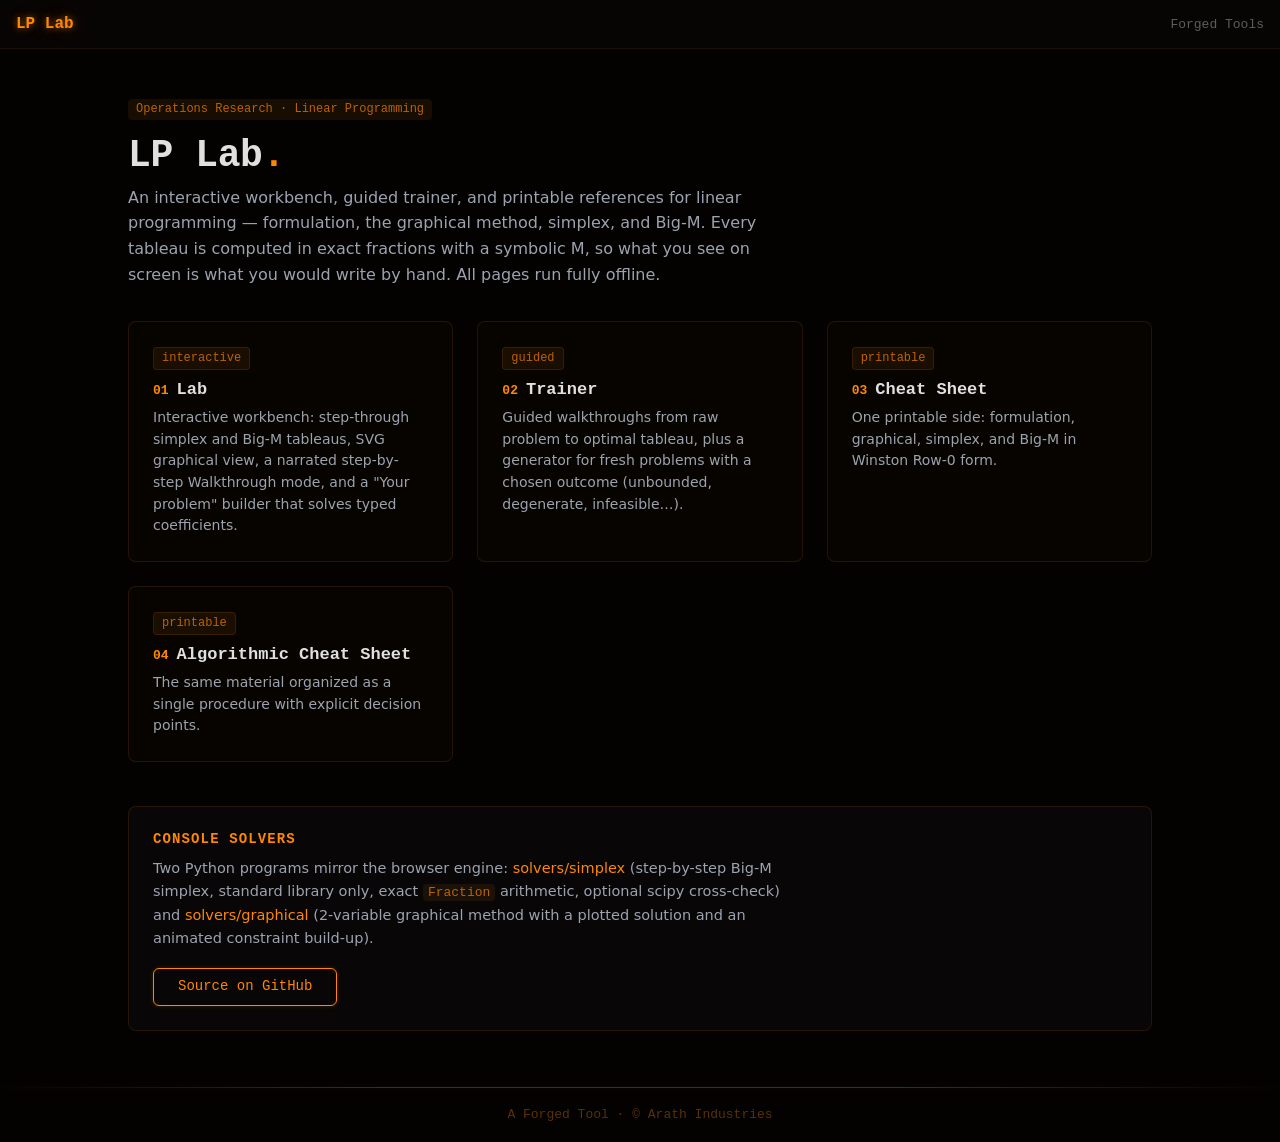
<file: index.html>
<!doctype html>
<html lang="en">
<head>
<meta charset="utf-8">
<meta name="viewport" content="width=device-width,initial-scale=1">
<title>LP Lab — linear programming toolkit</title>
<meta name="description" content="Interactive simplex &amp; Big-M workbench, guided trainer, cheat sheets, and exact-arithmetic console solvers for linear programming.">
<link rel="stylesheet" href="forged.css">
<style>
main.container{width:100%;max-width:var(--fk-container-max);margin:0 auto;padding:48px var(--fk-pad-x) 56px}
h1{font-family:var(--fk-font-mono);font-size:clamp(28px,5vw,38px);margin:14px 0 8px;color:var(--fk-text);letter-spacing:-.01em}
h1 .dot{color:var(--fk-accent)}
p.sub{color:var(--fk-text-dim);max-width:640px;margin:0 0 34px;line-height:1.6}
.grid{display:grid;grid-template-columns:repeat(auto-fit,minmax(260px,1fr));gap:var(--fk-gap)}
a.fk-card{display:block;text-decoration:none;color:inherit;background:var(--fk-card-bg-tint)}
a.fk-card h2{font-family:var(--fk-font-mono);font-size:17px;margin:10px 0 8px;color:var(--fk-text)}
a.fk-card h2 .n{color:var(--fk-accent);margin-right:8px;font-size:13px}
a.fk-card p{margin:0;font-size:14px;color:var(--fk-text-dim);line-height:1.55}
.solvers{margin-top:44px}
.solvers h3{font-family:var(--fk-font-mono);font-size:14px;letter-spacing:.08em;text-transform:uppercase;color:var(--fk-accent);margin:0 0 10px}
.solvers p{font-size:14.5px;color:var(--fk-text-dim);max-width:640px;margin:0 0 18px;line-height:1.6}
.solvers a.plain{color:var(--fk-accent);text-decoration:none}
.solvers a.plain:hover{text-shadow:0 0 8px rgba(var(--fk-accent-rgb),.3)}
code{font-family:var(--fk-font-mono);font-size:13px;background:var(--fk-chip-bg);color:var(--fk-accent-dim);border-radius:var(--fk-radius-sm);padding:1px 5px}
</style>
</head>
<body class="fk-page">

<header class="fk-header">
  <span class="fk-header-title">LP Lab</span>
  <a class="fk-header-link" href="https://www.arath.site/forged/tools">Forged Tools</a>
</header>

<main class="container">
<span class="fk-chip">Operations Research · Linear Programming</span>
<h1>LP Lab<span class="dot">.</span></h1>
<p class="sub">An interactive workbench, guided trainer, and printable references for
linear programming — formulation, the graphical method, simplex, and Big-M.
Every tableau is computed in exact fractions with a symbolic M, so what you
see on screen is what you would write by hand. All pages run fully offline.</p>

<div class="grid">
  <a class="fk-card" href="lab.html">
    <span class="fk-chip fk-chip-preview">interactive</span>
    <h2><span class="n">01</span>Lab</h2>
    <p>Interactive workbench: step-through simplex and Big-M tableaus, SVG
    graphical view, a narrated step-by-step Walkthrough mode, and a
    "Your problem" builder that solves typed coefficients.</p>
  </a>
  <a class="fk-card" href="trainer.html">
    <span class="fk-chip fk-chip-preview">guided</span>
    <h2><span class="n">02</span>Trainer</h2>
    <p>Guided walkthroughs from raw problem to optimal tableau, plus a generator
    for fresh problems with a chosen outcome (unbounded, degenerate, infeasible…).</p>
  </a>
  <a class="fk-card" href="cheatsheet.html">
    <span class="fk-chip fk-chip-preview">printable</span>
    <h2><span class="n">03</span>Cheat Sheet</h2>
    <p>One printable side: formulation, graphical, simplex, and Big-M in
    Winston Row-0 form.</p>
  </a>
  <a class="fk-card" href="cheatsheet_algo.html">
    <span class="fk-chip fk-chip-preview">printable</span>
    <h2><span class="n">04</span>Algorithmic Cheat Sheet</h2>
    <p>The same material organized as a single procedure with explicit
    decision points.</p>
  </a>
</div>

<div class="solvers fk-card">
  <h3>Console solvers</h3>
  <p>Two Python programs mirror the browser engine:
  <a class="plain" href="https://github.com/ArathIndustries/lp-lab/tree/main/solvers/simplex">solvers/simplex</a>
  (step-by-step Big-M simplex, standard library only, exact
  <code>Fraction</code> arithmetic, optional scipy cross-check) and
  <a class="plain" href="https://github.com/ArathIndustries/lp-lab/tree/main/solvers/graphical">solvers/graphical</a>
  (2-variable graphical method with a plotted solution and an animated
  constraint build-up).</p>
  <a class="fk-btn" href="https://github.com/ArathIndustries/lp-lab">Source on GitHub</a>
</div>
</main>

<footer class="fk-footer">
  <a href="https://www.arath.site">A Forged Tool &middot; &copy; Arath Industries</a>
</footer>

</body>
</html>
</file>
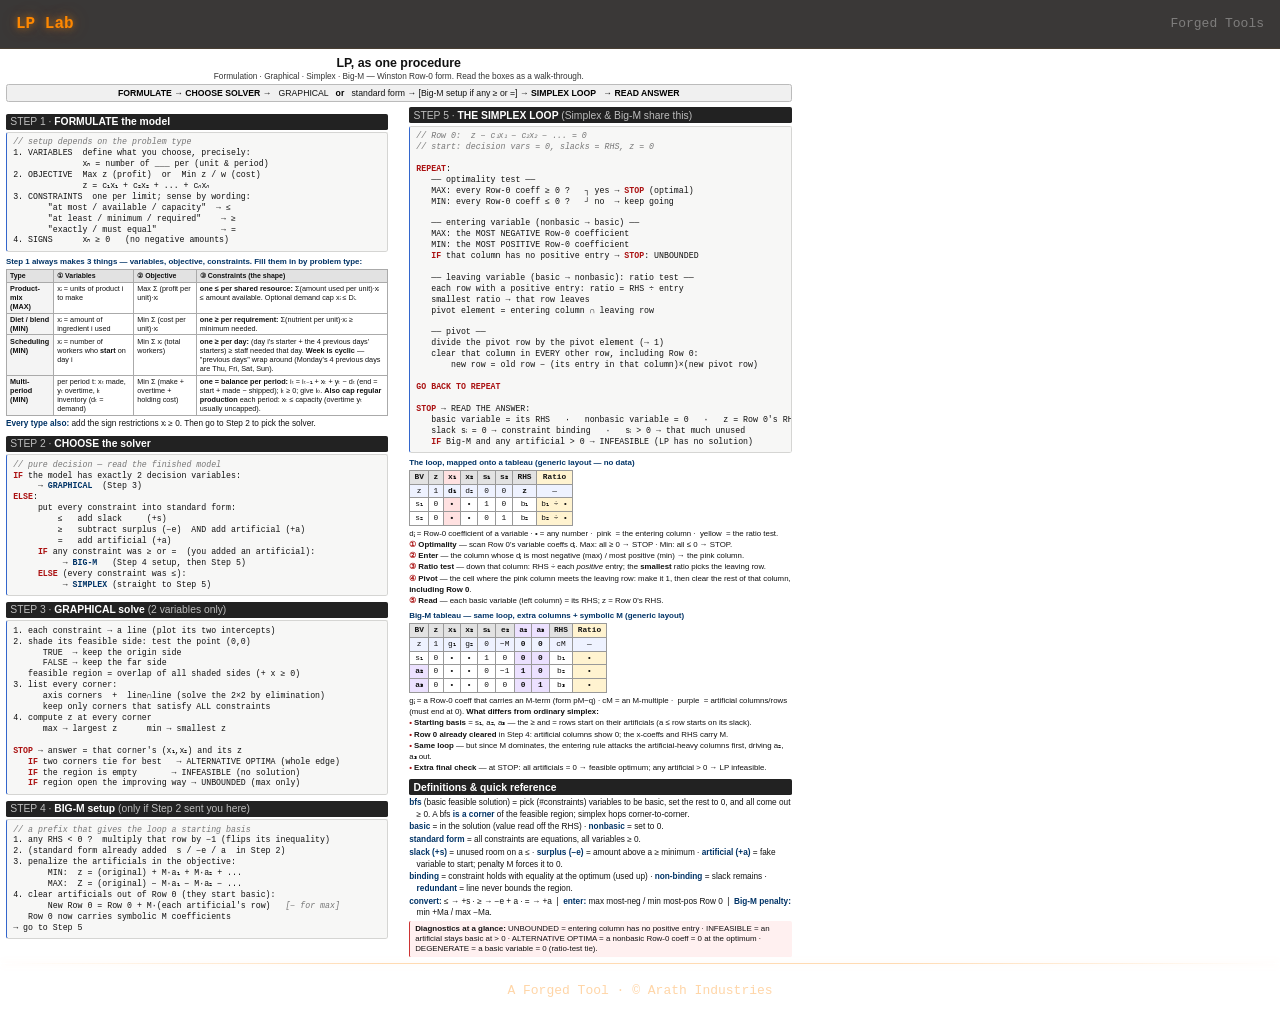
<file: cheatsheet_algo.html>
<!DOCTYPE html>
<html lang="en">
<head>
<meta charset="utf-8">
<meta name="viewport" content="width=device-width, initial-scale=1">
<title>LP — Algorithmic Cheat Sheet (1 side)</title>
<link rel="stylesheet" href="forged.css">
<style>
  @page{ size:letter; margin:0.3in; }
  html,body{ margin:0; padding:0; background:#fff; color:#111; }
  body{ font:11pt/1.3 "Segoe UI",Roboto,Helvetica,Arial,sans-serif; }
  .sheet{ zoom:0.62; width:13.2in; padding:0.1in; column-count:2; column-gap:0.35in; }
  h1{ column-span:all; text-align:center; font-size:15pt; margin:0 0 2px; }
  h1 small{ font-weight:400; font-size:10pt; color:#333; display:block; margin-top:2px; }
  .map{ column-span:all; text-align:center; font-size:10.5pt; background:#f0f0f0;
        border:1px solid #bbb; border-radius:4px; padding:4px 8px; margin:0 0 8px; }
  .map b{ color:#000; }
  h2{ font-size:12.5pt; margin:10px 0 3px; padding:2px 7px; background:#222; color:#fff;
      border-radius:3px; break-after:avoid; }
  h2 .n{ opacity:.7; font-weight:400; }
  pre.algo{ font-family:"SFMono-Regular",Consolas,"Liberation Mono",Menlo,monospace;
      font-size:10pt; line-height:1.32; background:#f7f7f6; border:1px solid #d5d5d3;
      border-left:3px solid #3366cc; border-radius:4px; padding:7px 10px; margin:4px 0 8px;
      white-space:pre; overflow-x:auto; break-inside:avoid; }
  pre.algo .kw{ font-weight:700; color:#a11; }            /* IF / ELSE / REPEAT / STOP */
  pre.algo .st{ font-weight:700; color:#036; }            /* stage labels */
  pre.algo .cm{ color:#777; font-style:italic; }          /* comments */
  .defs{ font-size:10pt; line-height:1.4; }
  .defs b{ color:#036; }
  .defs .row{ margin:2px 0; padding-left:12px; text-indent:-12px; }
  .warn{ background:#fff0f0; border-left:3px solid #c33; border-radius:3px;
         padding:4px 8px; font-size:9.6pt; margin:4px 0; }
  .tblwrap{ break-inside:avoid; margin:6px 0 8px; }
  .tcap{ font-size:9.6pt; font-weight:700; color:#036; margin-bottom:3px; }
  table.tbl{ border-collapse:collapse; font-size:9.5pt;
             font-family:Consolas,"Liberation Mono",monospace; margin:2px 0; }
  table.tbl th, table.tbl td{ border:1px solid #999; padding:2px 7px; text-align:center; }
  table.tbl th{ background:#e2e2e2; }
  table.tbl tr.r0 td{ background:#eef2ff; }
  table.tbl .he, table.tbl th.he{ background:#ffe1e1; font-weight:700; }
  table.tbl .hl, table.tbl th.hl{ background:#fff3d0; }
  table.tbl .ha, table.tbl td.ha, table.tbl th.ha{ background:#ece1ff; font-weight:700; }
  table.ftbl{ border-collapse:collapse; width:100%; font-size:8.8pt; line-height:1.26;
              margin:4px 0; break-inside:avoid; }
  table.ftbl th, table.ftbl td{ border:1px solid #aaa; padding:2px 5px; text-align:left; vertical-align:top; }
  table.ftbl th{ background:#e2e2e2; font-size:8.4pt; }
  table.ftbl td.ty{ font-weight:700; background:#f4f4f4; }
  .tnote{ font-size:9.5pt; line-height:1.42; margin-top:4px; }
  .tnote .num{ font-weight:700; color:#a11; }
  @media print{
    pre.algo{ background:#f4f4f4; border-color:#888; }
    h2{ color:#fff; }
    .map{ background:#eee; }
  }
  /* forged-kit chrome is screen-only; never printed */
  @media print{ .fk-header,.fk-footer{ display:none } }
</style>
</head>
<body>
<header class="fk-header">
  <a class="fk-header-title" href="./">LP Lab</a>
  <a class="fk-header-link" href="https://www.arath.site/forged/tools">Forged Tools</a>
</header>
<div class="sheet">

<h1>LP, as one procedure
  <small>Formulation · Graphical · Simplex · Big-M — Winston Row-0 form. Read the boxes as a walk-through.</small></h1>

<div class="map"><b>FORMULATE</b> → <b>CHOOSE SOLVER</b> → &nbsp; GRAPHICAL &nbsp; <b>or</b> &nbsp; standard form → [Big-M setup if any ≥ or =] → <b>SIMPLEX LOOP</b> &nbsp; → <b>READ ANSWER</b></div>

<h2><span class="n">STEP 1 ·</span> FORMULATE the model</h2>
<pre class="algo"><span class="cm">// setup depends on the problem type</span>
1. VARIABLES  define what you choose, precisely:
              x&#8341; = number of ___ per (unit &amp; period)
2. OBJECTIVE  Max z (profit)  or  Min z / w (cost)
              z = c&#8321;x&#8321; + c&#8322;x&#8322; + ... + c&#8345;x&#8345;
3. CONSTRAINTS  one per limit; sense by wording:
       "at most / available / capacity"  → ≤
       "at least / minimum / required"    → ≥
       "exactly / must equal"             → =
4. SIGNS      x&#8341; ≥ 0   (no negative amounts)</pre>
<div class="tcap" style="margin-top:6px">Step 1 always makes 3 things — variables, objective, constraints. Fill them in by problem type:</div>
<table class="ftbl">
  <tr><th>Type</th><th>① Variables</th><th>② Objective</th><th>③ Constraints (the shape)</th></tr>
  <tr><td class="ty">Product-mix<br>(MAX)</td>
      <td>xᵢ = units of product i to make</td>
      <td>Max Σ (profit per unit)·xᵢ</td>
      <td><b>one ≤ per shared resource:</b> Σ(amount used per unit)·xᵢ ≤ amount available. Optional demand cap xᵢ ≤ Dᵢ.</td></tr>
  <tr><td class="ty">Diet / blend<br>(MIN)</td>
      <td>xᵢ = amount of ingredient i used</td>
      <td>Min Σ (cost per unit)·xᵢ</td>
      <td><b>one ≥ per requirement:</b> Σ(nutrient per unit)·xᵢ ≥ minimum needed.</td></tr>
  <tr><td class="ty">Scheduling<br>(MIN)</td>
      <td>xᵢ = number of workers who <b>start</b> on day i</td>
      <td>Min Σ xᵢ (total workers)</td>
      <td><b>one ≥ per day:</b> (day i's starter + the 4 previous days' starters) ≥ staff needed that day. <b>Week is cyclic</b> — "previous days" wrap around (Monday's 4 previous days are Thu, Fri, Sat, Sun).</td></tr>
  <tr><td class="ty">Multi-period<br>(MIN)</td>
      <td>per period t: xₜ made, yₜ overtime, iₜ inventory (dₜ = demand)</td>
      <td>Min Σ (make + overtime + holding cost)</td>
      <td><b>one = balance per period:</b> iₜ = iₜ₋₁ + xₜ + yₜ − dₜ (end = start + made − shipped); iₜ ≥ 0; give i₀. <b>Also cap regular production</b> each period: xₜ ≤ capacity (overtime yₜ usually uncapped).</td></tr>
</table>
<div class="defs"><div class="row"><b>Every type also:</b> add the sign restrictions xᵢ ≥ 0. Then go to Step 2 to pick the solver.</div></div>

<h2><span class="n">STEP 2 ·</span> CHOOSE the solver</h2>
<pre class="algo"><span class="cm">// pure decision — read the finished model</span>
<span class="kw">IF</span> the model has exactly 2 decision variables:
     → <span class="st">GRAPHICAL</span>  (Step 3)
<span class="kw">ELSE</span>:
     put every constraint into standard form:
         ≤   add slack     (+s)
         ≥   subtract surplus (−e)  AND add artificial (+a)
         =   add artificial (+a)
     <span class="kw">IF</span> any constraint was ≥ or =  (you added an artificial):
          → <span class="st">BIG-M</span>   (Step 4 setup, then Step 5)
     <span class="kw">ELSE</span> (every constraint was ≤):
          → <span class="st">SIMPLEX</span> (straight to Step 5)</pre>

<h2><span class="n">STEP 3 ·</span> GRAPHICAL solve <span class="n">(2 variables only)</span></h2>
<pre class="algo">1. each constraint → a line (plot its two intercepts)
2. shade its feasible side: test the point (0,0)
      TRUE  → keep the origin side
      FALSE → keep the far side
   feasible region = overlap of all shaded sides (+ x ≥ 0)
3. list every corner:
      axis corners  +  line∩line (solve the 2×2 by elimination)
      keep only corners that satisfy ALL constraints
4. compute z at every corner
      max → largest z      min → smallest z

<span class="kw">STOP</span> → answer = that corner's (x&#8321;,x&#8322;) and its z
   <span class="kw">IF</span> two corners tie for best   → ALTERNATIVE OPTIMA (whole edge)
   <span class="kw">IF</span> the region is empty       → INFEASIBLE (no solution)
   <span class="kw">IF</span> region open the improving way → UNBOUNDED (max only)</pre>

<h2><span class="n">STEP 4 ·</span> BIG-M setup <span class="n">(only if Step 2 sent you here)</span></h2>
<pre class="algo"><span class="cm">// a prefix that gives the loop a starting basis</span>
1. any RHS &lt; 0 ?  multiply that row by −1 (flips its inequality)
2. (standard form already added  s / −e / a  in Step 2)
3. penalize the artificials in the objective:
       MIN:  z = (original) + M·a&#8321; + M·a&#8322; + ...
       MAX:  Z = (original) − M·a&#8321; − M·a&#8322; − ...
4. clear artificials out of Row 0 (they start basic):
       New Row 0 = Row 0 + M·(each artificial's row)   <span class="cm">[− for max]</span>
   Row 0 now carries symbolic M coefficients
→ go to Step 5</pre>

<h2><span class="n">STEP 5 ·</span> THE SIMPLEX LOOP <span class="n">(Simplex &amp; Big-M share this)</span></h2>
<pre class="algo"><span class="cm">// Row 0:  z − c&#8321;x&#8321; − c&#8322;x&#8322; − ... = 0</span>
<span class="cm">// start: decision vars = 0, slacks = RHS, z = 0</span>

<span class="kw">REPEAT</span>:
   ── optimality test ──
   MAX: every Row-0 coeff ≥ 0 ?   ┐ yes → <span class="kw">STOP</span> (optimal)
   MIN: every Row-0 coeff ≤ 0 ?   ┘ no  → keep going

   ── entering variable (nonbasic → basic) ──
   MAX: the MOST NEGATIVE Row-0 coefficient
   MIN: the MOST POSITIVE Row-0 coefficient
   <span class="kw">IF</span> that column has no positive entry → <span class="kw">STOP</span>: UNBOUNDED

   ── leaving variable (basic → nonbasic): ratio test ──
   each row with a positive entry: ratio = RHS ÷ entry
   smallest ratio → that row leaves
   pivot element = entering column ∩ leaving row

   ── pivot ──
   divide the pivot row by the pivot element (→ 1)
   clear that column in EVERY other row, including Row 0:
       new row = old row − (its entry in that column)×(new pivot row)

<span class="kw">GO BACK TO REPEAT</span>

<span class="kw">STOP</span> → READ THE ANSWER:
   basic variable = its RHS   ·   nonbasic variable = 0   ·   z = Row 0's RHS
   slack sᵢ = 0 → constraint binding   ·   sᵢ &gt; 0 → that much unused
   <span class="kw">IF</span> Big-M and any artificial &gt; 0 → INFEASIBLE (LP has no solution)</pre>

<div class="tblwrap">
<div class="tcap">The loop, mapped onto a tableau (generic layout — no data)</div>
<table class="tbl">
  <tr><th>BV</th><th>z</th><th class="he">x&#8321;</th><th>x&#8322;</th><th>s&#8321;</th><th>s&#8322;</th><th>RHS</th><th class="hl">Ratio</th></tr>
  <tr class="r0"><td>z</td><td>1</td><td class="he">d&#8321;</td><td>d&#8322;</td><td>0</td><td>0</td><td><b>z</b></td><td>—</td></tr>
  <tr><td>s&#8321;</td><td>0</td><td class="he">•</td><td>•</td><td>1</td><td>0</td><td>b&#8321;</td><td class="hl">b&#8321; ÷ •</td></tr>
  <tr><td>s&#8322;</td><td>0</td><td class="he">•</td><td>•</td><td>0</td><td>1</td><td>b&#8322;</td><td class="hl">b&#8322; ÷ •</td></tr>
</table>
<div class="tnote">
dⱼ = Row-0 coefficient of a variable · • = any number · <span class="he">&nbsp;pink&nbsp;</span> = the entering column · <span class="hl">&nbsp;yellow&nbsp;</span> = the ratio test.<br>
<span class="num">①</span> <b>Optimality</b> — scan Row 0's variable coeffs dⱼ. Max: all ≥ 0 → STOP · Min: all ≤ 0 → STOP.<br>
<span class="num">②</span> <b>Enter</b> — the column whose dⱼ is most negative (max) / most positive (min) → the pink column.<br>
<span class="num">③</span> <b>Ratio test</b> — down that column: RHS ÷ each <i>positive</i> entry; the <b>smallest</b> ratio picks the leaving row.<br>
<span class="num">④</span> <b>Pivot</b> — the cell where the pink column meets the leaving row: make it 1, then clear the rest of that column, <b>including Row 0</b>.<br>
<span class="num">⑤</span> <b>Read</b> — each basic variable (left column) = its RHS; z = Row 0's RHS.
</div>
</div>

<div class="tblwrap">
<div class="tcap">Big-M tableau — same loop, extra columns + symbolic M (generic layout)</div>
<table class="tbl">
  <tr><th>BV</th><th>z</th><th>x&#8321;</th><th>x&#8322;</th><th>s&#8321;</th><th>e&#8322;</th><th class="ha">a&#8322;</th><th class="ha">a&#8323;</th><th>RHS</th><th class="hl">Ratio</th></tr>
  <tr class="r0"><td>z</td><td>1</td><td>g&#8321;</td><td>g&#8322;</td><td>0</td><td>−M</td><td class="ha">0</td><td class="ha">0</td><td>cM</td><td>—</td></tr>
  <tr><td>s&#8321;</td><td>0</td><td>•</td><td>•</td><td>1</td><td>0</td><td class="ha">0</td><td class="ha">0</td><td>b&#8321;</td><td class="hl">•</td></tr>
  <tr><td class="ha">a&#8322;</td><td>0</td><td>•</td><td>•</td><td>0</td><td>−1</td><td class="ha">1</td><td class="ha">0</td><td>b&#8322;</td><td class="hl">•</td></tr>
  <tr><td class="ha">a&#8323;</td><td>0</td><td>•</td><td>•</td><td>0</td><td>0</td><td class="ha">0</td><td class="ha">1</td><td>b&#8323;</td><td class="hl">•</td></tr>
</table>
<div class="tnote">
gⱼ = a Row-0 coeff that carries an M-term (form pM−q) · cM = an M-multiple · <span class="ha">&nbsp;purple&nbsp;</span> = artificial columns/rows (must end at 0). <b>What differs from ordinary simplex:</b><br>
<span class="num">•</span> <b>Starting basis</b> = s&#8321;, a&#8322;, a&#8323; — the ≥ and = rows start on their artificials (a ≤ row starts on its slack).<br>
<span class="num">•</span> <b>Row 0 already cleared</b> in Step 4: artificial columns show 0; the x-coeffs and RHS carry M.<br>
<span class="num">•</span> <b>Same loop</b> — but since M dominates, the entering rule attacks the artificial-heavy columns first, driving a&#8322;, a&#8323; out.<br>
<span class="num">•</span> <b>Extra final check</b> — at STOP: all artificials = 0 → feasible optimum; any artificial &gt; 0 → LP infeasible.
</div>
</div>

<h2>Definitions &amp; quick reference</h2>
<div class="defs">
<div class="row"><b>bfs</b> (basic feasible solution) = pick (#constraints) variables to be basic, set the rest to 0, and all come out ≥ 0. A bfs <b>is a corner</b> of the feasible region; simplex hops corner-to-corner.</div>
<div class="row"><b>basic</b> = in the solution (value read off the RHS) · <b>nonbasic</b> = set to 0.</div>
<div class="row"><b>standard form</b> = all constraints are equations, all variables ≥ 0.</div>
<div class="row"><b>slack (+s)</b> = unused room on a ≤ · <b>surplus (−e)</b> = amount above a ≥ minimum · <b>artificial (+a)</b> = fake variable to start; penalty M forces it to 0.</div>
<div class="row"><b>binding</b> = constraint holds with equality at the optimum (used up) · <b>non-binding</b> = slack remains · <b>redundant</b> = line never bounds the region.</div>
<div class="row"><b>convert:</b> ≤ → +s · ≥ → −e + a · = → +a &nbsp;|&nbsp; <b>enter:</b> max most-neg / min most-pos Row 0 &nbsp;|&nbsp; <b>Big-M penalty:</b> min +Ma / max −Ma.</div>
</div>
<div class="warn"><b>Diagnostics at a glance:</b> UNBOUNDED = entering column has no positive entry · INFEASIBLE = an artificial stays basic at &gt; 0 · ALTERNATIVE OPTIMA = a nonbasic Row-0 coeff = 0 at the optimum · DEGENERATE = a basic variable = 0 (ratio-test tie).</div>

</div>

<footer class="fk-footer">
  <a href="https://www.arath.site">A Forged Tool &middot; &copy; Arath Industries</a>
</footer>
</body>
</html>
</file>
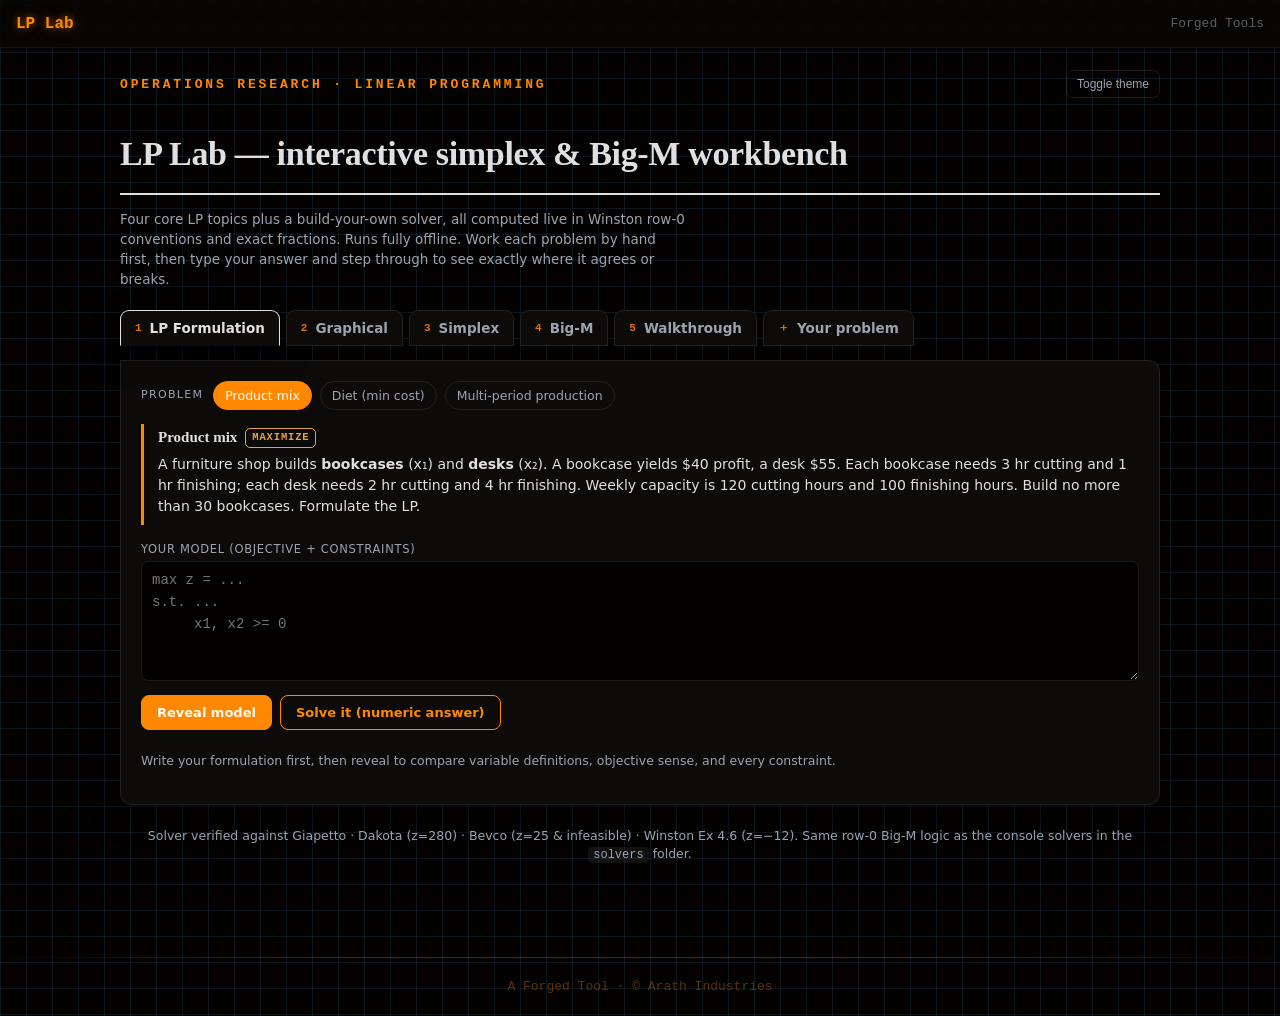
<file: lab.html>
<!doctype html>
<html lang="en" data-theme="dark">
<head>
<meta charset="utf-8">
<meta name="viewport" content="width=device-width,initial-scale=1">
<title>LP Lab — interactive simplex & Big-M workbench</title>
<link rel="stylesheet" href="forged.css">
<link rel="stylesheet" href="step-player.css">
</head>
<body class="fk-page">
<style>
:root{
  --paper:#f4f2ec; --panel:#fbfaf6; --ink:#1b232c; --ink-soft:#4a5560;
  --line:#d8d3c6; --grid:rgba(47,111,176,.10);
  --blue:#2f6fb0; --green:#3f9d6d; --green-fill:rgba(63,157,109,.16);
  --amber:#c9791d; --red:#c0483b; --accent:var(--blue);
  --shadow:0 1px 2px rgba(27,35,44,.06),0 8px 24px rgba(27,35,44,.07);
  --mono:ui-monospace,"SFMono-Regular",Menlo,Consolas,"Liberation Mono",monospace;
  --sans:system-ui,-apple-system,"Segoe UI",Roboto,Helvetica,Arial,sans-serif;
  --serif:"Iowan Old Style","Palatino Linotype",Palatino,Georgia,serif;
}
@media (prefers-color-scheme:dark){:root{
  --paper:#030201; --panel:#0d0b0a; --ink:#e0e0e0; --ink-soft:#9ca3af;
  --line:rgba(255,255,255,.09); --grid:rgba(90,160,224,.12); --accent:#FF8800;
  --blue:#5aa0e0; --green:#58c08a; --green-fill:rgba(88,192,138,.16); --amber:#e5a24a; --red:#e0685a;
  --shadow:0 1px 2px rgba(0,0,0,.3),0 10px 30px rgba(0,0,0,.35);
}}
:root[data-theme="light"]{
  --paper:#f4f2ec; --panel:#fbfaf6; --ink:#1b232c; --ink-soft:#4a5560;
  --line:#d8d3c6; --grid:rgba(47,111,176,.10); --accent:var(--blue);
  --blue:#2f6fb0; --green:#3f9d6d; --green-fill:rgba(63,157,109,.16); --amber:#c9791d; --red:#c0483b;
  --shadow:0 1px 2px rgba(27,35,44,.06),0 8px 24px rgba(27,35,44,.07);
}
:root[data-theme="dark"]{
  --paper:#030201; --panel:#0d0b0a; --ink:#e0e0e0; --ink-soft:#9ca3af;
  --line:rgba(255,255,255,.09); --grid:rgba(90,160,224,.12); --accent:#FF8800;
  --blue:#5aa0e0; --green:#58c08a; --green-fill:rgba(88,192,138,.16); --amber:#e5a24a; --red:#e0685a;
  --shadow:0 1px 2px rgba(0,0,0,.3),0 10px 30px rgba(0,0,0,.35);
}
*{box-sizing:border-box}
html,body{margin:0}
body{
  background:var(--paper);color:var(--ink);font-family:var(--sans);line-height:1.5;
  background-image:linear-gradient(var(--grid) 1px,transparent 1px),linear-gradient(90deg,var(--grid) 1px,transparent 1px);
  background-size:26px 26px;
}
.wrap{max-width:1080px;margin:0 auto;padding:22px 20px 80px}
header.masthead{display:flex;align-items:baseline;gap:14px;flex-wrap:wrap;border-bottom:2px solid var(--ink);padding-bottom:12px;margin-bottom:6px}
.mark{font-family:var(--mono);font-weight:700;font-size:13px;letter-spacing:.22em;text-transform:uppercase;color:var(--accent)}
h1{font-family:var(--serif);font-weight:600;font-size:clamp(24px,4vw,34px);margin:2px 0;text-wrap:balance;letter-spacing:-.01em}
.sub{color:var(--ink-soft);font-size:13.5px;max-width:66ch}
.tabs{display:flex;flex-wrap:wrap;gap:6px;margin:20px 0 14px}
.tab{font-family:var(--sans);font-size:13.5px;font-weight:600;padding:9px 14px;border:1px solid var(--line);background:var(--panel);color:var(--ink-soft);border-radius:9px 9px 0 0;cursor:pointer;display:flex;gap:8px;align-items:center}
.tab .n{font-family:var(--mono);font-size:11px;color:var(--accent);opacity:.85}
.tab[aria-selected="true"]{color:var(--ink);border-color:var(--ink);border-bottom-color:var(--panel);background:var(--panel);box-shadow:var(--shadow)}
.tab:focus-visible{outline:2px solid var(--accent);outline-offset:2px}
.panel{background:var(--panel);border:1px solid var(--line);border-radius:0 12px 12px 12px;box-shadow:var(--shadow);padding:20px}
.bankbar{display:flex;flex-wrap:wrap;gap:8px;align-items:center;margin-bottom:14px}
.bankbar .lbl{font-size:11px;text-transform:uppercase;letter-spacing:.12em;color:var(--ink-soft);margin-right:2px}
.chip{font-family:var(--sans);font-size:12.5px;padding:6px 11px;border:1px solid var(--line);background:transparent;color:var(--ink-soft);border-radius:999px;cursor:pointer}
.chip[aria-pressed="true"]{background:var(--accent);border-color:var(--accent);color:#fff}
.chip:focus-visible{outline:2px solid var(--accent);outline-offset:2px}
.prob{border-left:3px solid var(--accent);padding:2px 0 2px 14px;margin:0 0 16px}
.prob h3{margin:0 0 4px;font-size:15px;font-family:var(--serif);font-weight:600}
.prob .tag{display:inline-block;font-family:var(--mono);font-size:10.5px;letter-spacing:.08em;text-transform:uppercase;color:var(--amber);border:1px solid var(--amber);border-radius:5px;padding:1px 6px;margin-left:8px;vertical-align:middle}
.prob p{margin:6px 0;font-size:14px}
.model{font-family:var(--mono);font-size:13.5px;background:rgba(127,127,127,.06);border:1px solid var(--line);border-radius:8px;padding:12px 14px;white-space:pre-wrap;overflow-x:auto}
.row{display:flex;flex-wrap:wrap;gap:16px;align-items:flex-start}
.col{flex:1 1 320px;min-width:280px}
button.act{font-family:var(--sans);font-weight:600;font-size:13px;padding:9px 15px;border:1px solid var(--accent);background:var(--accent);color:#fff;border-radius:8px;cursor:pointer}
button.ghost{background:transparent;color:var(--accent)}
button.act:disabled{opacity:.4;cursor:not-allowed}
button.act:focus-visible{outline:2px solid var(--ink);outline-offset:2px}
.controls{display:flex;flex-wrap:wrap;gap:8px;align-items:center;margin:14px 0}
label.field{display:flex;flex-direction:column;gap:3px;font-size:11.5px;color:var(--ink-soft);text-transform:uppercase;letter-spacing:.06em}
input.val,textarea.val,select.val{font-family:var(--mono);font-size:14px;color:var(--ink);background:var(--paper);border:1px solid var(--line);border-radius:7px;padding:8px 10px}
input.val{width:90px}
textarea.val{width:100%;min-height:120px;line-height:1.55}
input.val:focus,textarea.val:focus,select.val:focus{outline:2px solid var(--accent);outline-offset:0;border-color:var(--accent)}
.verdict{font-size:13.5px;font-weight:600;padding:8px 12px;border-radius:8px;margin-top:4px;display:none}
.verdict.show{display:block}
.verdict.ok{background:var(--green-fill);color:var(--green);border:1px solid var(--green)}
.verdict.no{background:rgba(192,72,59,.12);color:var(--red);border:1px solid var(--red)}
.verdict.info{background:rgba(127,127,127,.08);color:var(--ink-soft);border:1px solid var(--line)}
table.tab-t{border-collapse:collapse;font-family:var(--mono);font-size:13px;font-variant-numeric:tabular-nums;width:100%}
.tblwrap{overflow-x:auto;border:1px solid var(--line);border-radius:8px;margin:8px 0}
table.tab-t th,table.tab-t td{padding:5px 9px;text-align:right;border-bottom:1px solid var(--line);white-space:nowrap}
table.tab-t th{background:rgba(127,127,127,.07);font-weight:600;color:var(--ink-soft);font-family:var(--sans);font-size:11px;text-transform:uppercase;letter-spacing:.04em}
table.tab-t td.bv,table.tab-t th.bv{text-align:left;color:var(--accent);font-weight:600;position:sticky;left:0;background:var(--panel)}
table.tab-t tr.r0 td{border-bottom:2px solid var(--ink);background:rgba(47,111,176,.06)}
table.tab-t td.pcol{background:rgba(201,121,29,.14)}
table.tab-t tr.prow td{background:rgba(63,157,109,.10)}
table.tab-t td.pivot{outline:2px solid var(--amber);outline-offset:-2px;border-radius:50%;font-weight:700;color:var(--amber)}
.stepnote{font-size:13.5px;margin:6px 0}
.stepnote b{color:var(--accent)}
.legend{display:flex;gap:14px;flex-wrap:wrap;font-size:12px;color:var(--ink-soft);margin-top:6px}
.legend span{display:flex;gap:5px;align-items:center}
.sw{width:12px;height:12px;border-radius:3px;display:inline-block}
svg.plot{width:100%;height:auto;background:var(--paper);border:1px solid var(--line);border-radius:8px}
.hint{font-size:12.5px;color:var(--ink-soft);margin-top:8px}
.kbd{font-family:var(--mono);font-size:12px;background:rgba(127,127,127,.12);border-radius:4px;padding:1px 5px}
.theme-toggle{margin-left:auto;font-size:12px;color:var(--ink-soft);border:1px solid var(--line);background:transparent;border-radius:7px;padding:6px 10px;cursor:pointer}
hr.sep{border:none;border-top:1px solid var(--line);margin:18px 0}
@media (prefers-reduced-motion:reduce){*{transition:none!important;animation:none!important}}
/* forged-kit integration — keep the tableau palette tool-local (BV column stays blue
   in both themes) and let the page's own theme variables govern the body so the
   light/dark toggle keeps working under .fk-page. */
table.tab-t td.bv,table.tab-t th.bv{color:var(--blue)}
body.fk-page{background-color:var(--paper);color:var(--ink);font-family:var(--sans)}
</style>

<header class="fk-header">
  <a class="fk-header-title" href="./">LP Lab</a>
  <a class="fk-header-link" href="https://www.arath.site/forged/tools">Forged Tools</a>
</header>

<div class="wrap">
<header class="masthead">
  <span class="mark">Operations Research · Linear Programming</span>
  <button class="theme-toggle" id="themeBtn" type="button">Toggle theme</button>
  <div style="flex-basis:100%"></div>
  <h1>LP Lab — interactive simplex &amp; Big-M workbench</h1>
</header>
<p class="sub">Four core LP topics plus a build-your-own solver, all computed live in Winston row-0 conventions and exact fractions. Runs fully offline. Work each problem by hand first, then type your answer and step through to see exactly where it agrees or breaks.</p>

<div class="tabs" role="tablist" id="tabs">
  <button class="tab" role="tab" data-tab="form" aria-selected="true"><span class="n">1</span> LP Formulation</button>
  <button class="tab" role="tab" data-tab="graph" aria-selected="false"><span class="n">2</span> Graphical</button>
  <button class="tab" role="tab" data-tab="simplex" aria-selected="false"><span class="n">3</span> Simplex</button>
  <button class="tab" role="tab" data-tab="bigm" aria-selected="false"><span class="n">4</span> Big-M</button>
  <button class="tab" role="tab" data-tab="walk" aria-selected="false"><span class="n">5</span> Walkthrough</button>
  <button class="tab" role="tab" data-tab="custom" aria-selected="false"><span class="n">＋</span> Your problem</button>
</div>

<div class="panel" id="panel"></div>
<p class="hint" style="text-align:center;margin-top:22px">Solver verified against Giapetto · Dakota (z=280) · Bevco (z=25 &amp; infeasible) · Winston Ex 4.6 (z=−12). Same row-0 Big-M logic as the console solvers in the <span class="kbd">solvers</span> folder.</p>
</div>

<footer class="fk-footer">
  <a href="https://www.arath.site">A Forged Tool &middot; &copy; Arath Industries</a>
</footer>

<script src="step-player.js"></script>
<script>
/* ===================== VERIFIED SOLVER (exact-fraction row-0 Big-M) ===================== */
function gcd(a,b){a=a<0n?-a:a;b=b<0n?-b:b;while(b){[a,b]=[b,a%b];}return a||1n;}
class F{
  constructor(n,d=1n){n=BigInt(n);d=BigInt(d);if(d===0n)throw new Error("divide by zero");if(d<0n){n=-n;d=-d;}const g=gcd(n,d);this.n=n/g;this.d=d/g;}
  static w(x){
    if(x instanceof F)return x;
    if(typeof x==='number'){if(Number.isInteger(x))return new F(BigInt(x));x=String(x);}
    if(typeof x==='string'){
      x=x.trim();if(x===''||x==='+'||x==='-')throw new Error("empty number");
      if(x.includes('/')){const p=x.split('/');return F.w(p[0]).div(F.w(p[1]));}
      if(x.includes('.')){let neg=x[0]==='-';x=x.replace(/^[+-]/,'');const[ip,fp='']=x.split('.');const d=10n**BigInt(fp.length);let n=BigInt((ip||'0')+(fp||''));if(neg)n=-n;return new F(n,d);}
      return new F(BigInt(x));
    }
    return new F(BigInt(x));
  }
  add(o){o=F.w(o);return new F(this.n*o.d+o.n*this.d,this.d*o.d);}
  sub(o){o=F.w(o);return new F(this.n*o.d-o.n*this.d,this.d*o.d);}
  mul(o){o=F.w(o);return new F(this.n*o.n,this.d*o.d);}
  div(o){o=F.w(o);return new F(this.n*o.d,this.d*o.n);}
  neg(){return new F(-this.n,this.d);} abs(){return this.n<0n?this.neg():this;}
  cmp(o){o=F.w(o);const s=this.sub(o).n;return s<0n?-1:(s>0n?1:0);}
  isZero(){return this.n===0n;} num(){return Number(this.n)/Number(this.d);}
  toString(){return this.d===1n?`${this.n}`:`${this.n}/${this.d}`;}
}
class M{
  constructor(c=new F(0),m=new F(0)){this.c=F.w(c);this.m=F.w(m);}
  static w(x){return x instanceof M?x:new M(F.w(x));}
  add(o){o=M.w(o);return new M(this.c.add(o.c),this.m.add(o.m));}
  sub(o){o=M.w(o);return new M(this.c.sub(o.c),this.m.sub(o.m));}
  mul(o){o=M.w(o);return new M(this.c.mul(o.c),this.m.mul(o.c).add(o.m.mul(this.c)));}
  neg(){return new M(this.c.neg(),this.m.neg());} isZero(){return this.m.isZero()&&this.c.isZero();}
  cmp(o){o=M.w(o);const mc=this.m.cmp(o.m);return mc!==0?mc:this.c.cmp(o.c);}
  toString(){
    const m=this.m,c=this.c;
    if(m.isZero())return c.toString();
    let mt=m.cmp(1)===0?"M":(m.cmp(-1)===0?"−M":`${m}M`);
    if(c.isZero())return mt;
    return `${mt}${c.cmp(0)>0?"+":"−"}${c.abs()}`;
  }
}
function standardize(prob){
  const sense=prob.sense,n=prob.c.length,bigMSign=sense==='max'?-1:1;
  const rows=prob.cons.map(cn=>cn.a.map(v=>F.w(v)));
  const rhs=prob.cons.map(cn=>F.w(cn.b));
  const senses=prob.cons.map(cn=>cn.sense);
  for(let i=0;i<rows.length;i++){if(rhs[i].cmp(0)<0){rows[i]=rows[i].map(v=>v.neg());rhs[i]=rhs[i].neg();senses[i]=senses[i]==='<='?'>=':(senses[i]==='>='?'<=':'=');}}
  const varNames=[...Array(n)].map((_,j)=>`x${j+1}`),varKinds=Array(n).fill('decision');
  const objCoef=prob.c.map(v=>new M(F.w(v))),basis=Array(rows.length).fill(null),artCols=[];
  function addCol(name,kind,cj,ri,val){varNames.push(name);varKinds.push(kind);objCoef.push(cj);rows.forEach((r,k)=>r.push(k===ri?F.w(val):new F(0)));}
  senses.forEach((s,i)=>{
    if(s==='<='){addCol(`s${i+1}`,'slack',new M(new F(0)),i,1);basis[i]=varNames.length-1;}
    else if(s==='>='){addCol(`e${i+1}`,'surplus',new M(new F(0)),i,-1);addCol(`a${i+1}`,'artificial',new M(new F(0),new F(bigMSign)),i,1);basis[i]=varNames.length-1;artCols.push(varNames.length-1);}
    else{addCol(`a${i+1}`,'artificial',new M(new F(0),new F(bigMSign)),i,1);basis[i]=varNames.length-1;artCols.push(varNames.length-1);}
  });
  let row0=objCoef.map(m=>m.neg()),rhs0=new M(new F(0));
  for(let i=0;i<basis.length;i++){const col=basis[i];if(!row0[col].isZero()){const f=row0[col];row0=row0.map((v,j)=>v.sub(f.mul(new M(rows[i][j]))));rhs0=rhs0.sub(f.mul(new M(rhs[i])));}}
  return {varNames,varKinds,rows,rhs,basis,row0,rhs0,artCols,nDec:n,sense};
}
function chooseEntering(t){let bj=null,bv=new M(new F(0));for(let j=0;j<t.row0.length;j++){const v=t.row0[j];if(t.sense==='max'&&v.cmp(bv)<0){bj=j;bv=v;}else if(t.sense==='min'&&v.cmp(bv)>0){bj=j;bv=v;}}return bj;}
function ratioTest(t,col){let bi=null,br=null;const strs=[];for(let i=0;i<t.rows.length;i++){const a=t.rows[i][col];if(a.cmp(0)>0){const r=t.rhs[i].div(a);strs.push(`${t.rhs[i]} ÷ ${a} = ${r}`);if(br===null||r.cmp(br)<0){bi=i;br=r;}}else strs.push(null);}return {row:bi,ratios:strs};}
function pivot(t,pr,pc){const p=t.rows[pr][pc];t.rows[pr]=t.rows[pr].map(v=>v.div(p));t.rhs[pr]=t.rhs[pr].div(p);const f0=t.row0[pc];if(!f0.isZero()){t.row0=t.row0.map((v,j)=>v.sub(f0.mul(new M(t.rows[pr][j]))));t.rhs0=t.rhs0.sub(f0.mul(new M(t.rhs[pr])));}for(let i=0;i<t.rows.length;i++){if(i===pr)continue;const f=t.rows[i][pc];if(f.isZero())continue;t.rows[i]=t.rows[i].map((v,j)=>v.sub(f.mul(t.rows[pr][j])));t.rhs[i]=t.rhs[i].sub(f.mul(t.rhs[pr]));}t.basis[pr]=pc;}
function snap(t,extra){return Object.assign({varNames:[...t.varNames],varKinds:[...t.varKinds],rows:t.rows.map(r=>r.map(v=>v.toString())),rhs:t.rhs.map(v=>v.toString()),basis:[...t.basis],row0:t.row0.map(v=>v.toString()),rhs0:t.rhs0.toString()},extra);}
function solve(prob){
  const t=standardize(prob);const steps=[];let status='optimal',iter=0;
  while(true){iter++;if(iter>80){status='stalled';break;}
    const e=chooseEntering(t);
    if(e===null){steps.push(snap(t,{note:'optimal',entering:null}));break;}
    const {row,ratios}=ratioTest(t,e);
    if(row===null){steps.push(snap(t,{note:'unbounded',entering:t.varNames[e]}));status='unbounded';break;}
    steps.push(snap(t,{note:'pivot',entering:t.varNames[e],enteringCol:e,leaving:t.varNames[t.basis[row]],leavingRow:row,ratios,pivot:[row,e]}));
    pivot(t,row,e);
  }
  const artSet=new Set(t.varNames.map((_,j)=>j).filter(j=>t.varKinds[j]==='artificial'));
  for(let i=0;i<t.basis.length;i++){if(artSet.has(t.basis[i])&&t.rhs[i].cmp(0)>0)status='infeasible';}
  const values={};t.varNames.forEach(n=>values[n]=new F(0));t.basis.forEach((c,i)=>values[t.varNames[c]]=t.rhs[i]);
  const x=[...Array(t.nDec)].map((_,j)=>values[`x${j+1}`]);
  return {status,steps,zStr:t.rhs0.toString(),zNum:t.rhs0.c.num(),x:x.map(v=>v.toString()),xNum:x.map(v=>v.num())};
}
/* ===================== GRAPHICAL (corner enumeration for drawing) ===================== */
function cornerEnum(prob){
  const cons=prob.cons.map(c=>({a1:F.w(c.a[0]).num(),a2:F.w(c.a[1]).num(),s:c.sense,b:F.w(c.b).num()}));
  const lines=[...cons.map(c=>({a1:c.a1,a2:c.a2,b:c.b})),{a1:1,a2:0,b:0},{a1:0,a2:1,b:0}];
  const c=[F.w(prob.c[0]).num(),F.w(prob.c[1]).num()];
  const feas=(x,y)=>cons.every(cn=>{const v=cn.a1*x+cn.a2*y;if(cn.s==='<=')return v<=cn.b+1e-7;if(cn.s==='>=')return v>=cn.b-1e-7;return Math.abs(v-cn.b)<=1e-7;})&&x>=-1e-7&&y>=-1e-7;
  const pts=[];const seen=new Set();
  for(let i=0;i<lines.length;i++)for(let j=i+1;j<lines.length;j++){
    const A=lines[i],B=lines[j],det=A.a1*B.a2-A.a2*B.a1;if(Math.abs(det)<1e-9)continue;
    const x=(A.b*B.a2-A.a2*B.b)/det,y=(A.a1*B.b-A.b*B.a1)/det;
    if(!feas(x,y))continue;const k=`${x.toFixed(4)},${y.toFixed(4)}`;if(seen.has(k))continue;seen.add(k);
    pts.push({x,y,z:c[0]*x+c[1]*y});
  }
  const cx=pts.reduce((s,p)=>s+p.x,0)/(pts.length||1),cy=pts.reduce((s,p)=>s+p.y,0)/(pts.length||1);
  pts.sort((p,q)=>Math.atan2(p.y-cy,p.x-cx)-Math.atan2(q.y-cy,q.x-cx));
  return {pts,cons,c};
}
/* ===================== PROBLEM BANKS ===================== */
const BANKS={
 form:[
  {name:"Product mix", tag:"maximize",
   text:"A furniture shop builds <b>bookcases</b> (x₁) and <b>desks</b> (x₂). A bookcase yields $40 profit, a desk $55. Each bookcase needs 3 hr cutting and 1 hr finishing; each desk needs 2 hr cutting and 4 hr finishing. Weekly capacity is 120 cutting hours and 100 finishing hours. Build no more than 30 bookcases. Formulate the LP.",
   model:"Decision variables\n  x₁ = bookcases built per week\n  x₂ = desks built per week\n\nmax z = 40x₁ + 55x₂        (weekly profit, $)\ns.t.  3x₁ + 2x₂ ≤ 120       (cutting hours)\n       x₁ + 4x₂ ≤ 100       (finishing hours)\n       x₁         ≤ 30       (bookcase demand)\n       x₁, x₂ ≥ 0",
   prob:{sense:'max',c:[40,55],cons:[{a:[3,2],sense:'<=',b:120},{a:[1,4],sense:'<=',b:100},{a:[1,0],sense:'<=',b:30}]}},
  {name:"Diet (min cost)", tag:"minimize",
   text:"A meal is built from <b>oats</b> (x₁, $0.30/serving) and <b>yogurt</b> (x₂, $0.50/serving). Each oats serving gives 4 g protein and 20 g carbs; each yogurt gives 8 g protein and 5 g carbs. The meal must supply at least 32 g protein and at least 40 g carbs. Minimize cost.",
   model:"Decision variables\n  x₁ = servings of oats\n  x₂ = servings of yogurt\n\nmin w = 0.30x₁ + 0.50x₂     (cost, $)\ns.t.  4x₁ + 8x₂ ≥ 32          (protein, g)\n      20x₁ + 5x₂ ≥ 40          (carbohydrate, g)\n       x₁, x₂ ≥ 0",
   prob:{sense:'min',c:['3/10','1/2'],cons:[{a:[4,8],sense:'>=',b:32},{a:[20,5],sense:'>=',b:40}]}},
  {name:"Multi-period production", tag:"minimize",
   text:"A plant meets demand of <b>40, 60, 75, 25</b> units in quarters 1–4. Regular production costs $6/unit (≤50/qtr); overtime costs $9/unit (≤30/qtr). Holding a unit into the next quarter costs $2. Starting inventory is 0. Minimize total cost.",
   model:"Decision variables (t = 1..4)\n  x_t = regular units produced in quarter t\n  y_t = overtime units produced in quarter t\n  i_t = units held at end of quarter t\n\nmin z = Σ_t (6 x_t + 9 y_t + 2 i_t)\ns.t.  i_t = i_{t−1} + x_t + y_t − d_t   (inventory balance, each t; i_0 = 0)\n       x_t ≤ 50                          (regular capacity)\n       y_t ≤ 30                          (overtime capacity)\n       x_t, y_t, i_t ≥ 0\nwhere d = (40, 60, 75, 25).\n\n(Multi-variable — reveal only; use the Simplex/Big-M tabs for 2–3 var problems.)",
   prob:null},
 ],
 graph:[
  {name:"Unique optimum", tag:"1 corner",
   text:"max z = 3x₁ + 4x₂   s.t.  x₁ + x₂ ≤ 450,   2x₁ + x₂ ≤ 600,   x₁, x₂ ≥ 0.",
   prob:{sense:'max',c:[3,4],cons:[{a:[1,1],sense:'<=',b:450},{a:[2,1],sense:'<=',b:600}]}},
  {name:"Alternative optima", tag:"edge",
   text:"max z = 10x₁ + 6x₂   s.t.  5x₁ + 3x₂ ≤ 30,   x₁ + 2x₂ ≤ 18,   x₁, x₂ ≥ 0.   (objective parallel to the first constraint)",
   prob:{sense:'max',c:[10,6],cons:[{a:[5,3],sense:'<=',b:30},{a:[1,2],sense:'<=',b:18}]}},
  {name:"Minimization", tag:"isocost",
   text:"min z = 4x₁ + 3x₂   s.t.  x₁ + x₂ ≥ 5,   2x₁ + x₂ ≥ 8,   x₁, x₂ ≥ 0.",
   prob:{sense:'min',c:[4,3],cons:[{a:[1,1],sense:'>=',b:5},{a:[2,1],sense:'>=',b:8}]}},
  {name:"Infeasible", tag:"no region",
   text:"max z = x₁ + x₂   s.t.  x₁ + x₂ ≤ 2,   x₁ + x₂ ≥ 5,   x₁, x₂ ≥ 0.   (contradictory)",
   prob:{sense:'max',c:[1,1],cons:[{a:[1,1],sense:'<=',b:2},{a:[1,1],sense:'>=',b:5}]}},
 ],
 simplex:[
  {name:"Standard max (2 var)", tag:"all ≤",
   text:"max z = 3x₁ + 2x₂   s.t.  x₁ + x₂ ≤ 4,   2x₁ + x₂ ≤ 5,   x₁, x₂ ≥ 0.   Slacks s₁, s₂ give the starting basis.",
   prob:{sense:'max',c:[3,2],cons:[{a:[1,1],sense:'<=',b:4},{a:[2,1],sense:'<=',b:5}]}},
  {name:"Dakota (3 var)", tag:"Winston 4.3",
   text:"max z = 60x₁ + 35x₂ + 20x₃  (desks, tables, chairs)  s.t.  8x₁+6x₂+x₃ ≤ 48 (lumber),  4x₁+2x₂+1.5x₃ ≤ 20 (finishing),  2x₁+1.5x₂+0.5x₃ ≤ 8 (carpentry),  x₂ ≤ 5.   Optimal z = 280.",
   prob:{sense:'max',c:[60,35,20],cons:[{a:[8,6,1],sense:'<=',b:48},{a:[4,2,'3/2'],sense:'<=',b:20},{a:[2,'3/2','1/2'],sense:'<=',b:8},{a:[0,1,0],sense:'<=',b:5}]}},
  {name:"Minimization (Ex 4.6)", tag:"min rule",
   text:"min z = 2x₁ − 3x₂   s.t.  x₁ + x₂ ≤ 4,   x₁ − x₂ ≤ 6,   x₁, x₂ ≥ 0.   Row-0 min rule: enter the MOST POSITIVE coefficient; stop when none is positive. (Equivalently, Method I: multiply the objective by −1 and maximize.)   Optimal z = −12.",
   prob:{sense:'min',c:[2,-3],cons:[{a:[1,1],sense:'<=',b:4},{a:[1,-1],sense:'<=',b:6}]}},
 ],
 bigm:[
  {name:"Bevco (feasible)", tag:"Winston 4.10",
   text:"min z = 2x₁ + 3x₂   s.t.  ½x₁ + ¼x₂ ≤ 4 (sugar),   x₁ + 3x₂ ≥ 20 (vitamin C),   x₁ + x₂ = 10 (10-oz bottle),   x₁, x₂ ≥ 0.   Needs surplus e₂ and artificials a₂, a₃.   Optimal z = 25.",
   prob:{sense:'min',c:[2,3],cons:[{a:['1/2','1/4'],sense:'<=',b:4},{a:[1,3],sense:'>=',b:20},{a:[1,1],sense:'=',b:10}]}},
  {name:"Bevco (infeasible)", tag:"a > 0",
   text:"Same as Bevco but vitamin C is raised to  x₁ + 3x₂ ≥ 36.   Watch an artificial stay basic at a positive value → the LP is infeasible (reported z = 30 + 6M).",
   prob:{sense:'min',c:[2,3],cons:[{a:['1/2','1/4'],sense:'<=',b:4},{a:[1,3],sense:'>=',b:36},{a:[1,1],sense:'=',b:10}]}},
  {name:"Max with a ≥", tag:"mixed",
   text:"max z = 3x₁ + 2x₂   s.t.  x₁ + x₂ ≤ 4,   x₁ + 3x₂ ≥ 6,   x₁, x₂ ≥ 0.   Max Big-M: subtract M·a; enter the MOST NEGATIVE row-0 coefficient.   Optimal z = 11.",
   prob:{sense:'max',c:[3,2],cons:[{a:[1,1],sense:'<=',b:4},{a:[1,3],sense:'>=',b:6}]}},
 ],
};
/* ===================== SHARED HELPERS ===================== */
const panel=document.getElementById('panel');
let cur='form',bank={form:0,graph:0,simplex:0,bigm:0};
function bankbar(tab){return `<div class="bankbar"><span class="lbl">Problem</span>`+BANKS[tab].map((b,i)=>`<button class="chip" data-i="${i}" aria-pressed="${bank[tab]===i}">${b.name}</button>`).join('')+`</div>`;}
function probHead(b){return `<div class="prob"><h3>${b.name}<span class="tag">${b.tag}</span></h3><p>${b.text}</p></div>`;}
function sub(s){return s.replace(/([a-z])(\d+)/i,(m,a,d)=>a+d.split('').map(c=>'₀₁₂₃₄₅₆₇₈₉'[+c]).join(''));}
function fmt(s){return s.replace(/-/g,'−').replace(/\//g,'⁄');}
/* ---- tableau + stepper (shared by Simplex, Big-M, Custom) ---- */
function tableauHTML(st,idx,total,r,sense){
  const cols=st.varNames;const isPivot=st.note==='pivot';
  let head=`<tr><th class="bv">BV</th><th>z</th>`+cols.map((c,j)=>`<th${isPivot&&j===st.enteringCol?' class="pcol"':''}>${sub(c)}</th>`).join('')+`<th>RHS</th>`+(isPivot?`<th>Ratio</th>`:``)+`</tr>`;
  let r0=`<tr class="r0"><td class="bv">z</td><td>1</td>`+st.row0.map((v,j)=>`<td${isPivot&&j===st.enteringCol?' class="pcol"':''}>${fmt(v)}</td>`).join('')+`<td>${fmt(st.rhs0)}</td>`+(isPivot?`<td></td>`:``)+`</tr>`;
  let body='';
  for(let ri=0;ri<st.rows.length;ri++){
    body+=`<tr class="${isPivot&&ri===st.pivot[0]?'prow':''}"><td class="bv">${sub(st.varNames[st.basis[ri]])}</td><td>0</td>`+
      st.rows[ri].map((v,j)=>{const piv=isPivot&&ri===st.pivot[0]&&j===st.pivot[1];const pc=isPivot&&j===st.enteringCol&&!piv;return `<td class="${piv?'pivot':(pc?'pcol':'')}">${fmt(v)}</td>`;}).join('')+
      `<td>${fmt(st.rhs[ri])}</td>`+(isPivot?`<td>${st.ratios[ri]?st.ratios[ri]:'—'}</td>`:``)+`</tr>`;
  }
  let note='';
  if(st.note==='pivot')note=`<p class="stepnote"><b>${st.entering}</b> enters (most ${sense==='max'?'negative':'positive'} row-0 coefficient); min-ratio test → <b>${st.leaving}</b> leaves; pivot circled.</p>`;
  else if(st.note==='optimal'){
    if(r.status==='infeasible')note=`<p class="stepnote" style="color:var(--red)">Optimal tableau reached, but an artificial variable is still basic at a positive value → the LP is <b>INFEASIBLE</b> (z = ${fmt(r.zStr)}).</p>`;
    else note=`<p class="stepnote" style="color:var(--green)">No ${sense==='max'?'negative':'positive'} row-0 coefficient remains → <b>OPTIMAL</b>. z = ${fmt(r.zStr)} at (${r.x.map(fmt).join(', ')}).</p>`;
  } else if(st.note==='unbounded')note=`<p class="stepnote" style="color:var(--red)">No positive entry in the ${st.entering} column → ${st.entering} grows without bound → <b>UNBOUNDED</b>.</p>`;
  else if(st.note==='stalled')note=`<p class="stepnote" style="color:var(--red)">Iteration limit reached (possible cycling).</p>`;
  return `<div class="tblwrap"><table class="tab-t">${head}${r0}${body}</table></div>${note}`;
}
function stepperMarkup(p){return `<div id="${p}box"></div>
   <div class="controls"><button class="act ghost" id="${p}prev">◀ Previous</button><button class="act" id="${p}next">Next tableau ▶</button><span class="hint" id="${p}ctr" style="margin:0"></span></div>
   <div class="row" id="${p}quizrow" style="align-items:flex-end">
     <label class="field">Predict: entering var<input class="val" id="${p}qe" placeholder="x1"></label>
     <label class="field">Predict: leaving var<input class="val" id="${p}ql" placeholder="s1"></label>
     <button class="act" id="${p}qc">Check my call</button>
     <div class="verdict" id="${p}qv" style="flex-basis:100%"></div>
   </div>`;}
function wireStepper(p,r,sense){
  const g=id=>panel.querySelector('#'+p+id);let i=0;const steps=r.steps;
  const draw=()=>{const st=steps[i];g('box').innerHTML=tableauHTML(st,i,steps.length,r,sense);g('ctr').textContent=`Tableau ${i+1} of ${steps.length}`;g('prev').disabled=i===0;g('next').disabled=i===steps.length-1;g('quizrow').style.display=st.note==='pivot'?'flex':'none';g('qv').className='verdict';g('qe').value='';g('ql').value='';};
  draw();
  g('next').onclick=()=>{i=Math.min(steps.length-1,i+1);draw();};
  g('prev').onclick=()=>{i=Math.max(0,i-1);draw();};
  g('qc').onclick=()=>{const st=steps[i];const v=g('qv');const e=g('qe').value.trim().toLowerCase().replace(/\s/g,'');const l=g('ql').value.trim().toLowerCase().replace(/\s/g,'');const eOK=e===st.entering.toLowerCase(),lOK=l===st.leaving.toLowerCase();v.className='verdict '+((eOK&&lOK)?'ok':'no')+' show';v.innerHTML=(eOK&&lOK)?`Correct — <b>${st.entering}</b> enters, <b>${st.leaving}</b> leaves. Advance to see the pivot.`:`Entering ${eOK?'✓':'✗ ('+st.entering+')'} · Leaving ${lOK?'✓':'✗ ('+st.leaving+')'}. Rule (${sense}): enter the most ${sense==='max'?'negative':'positive'} row-0 coefficient; the min-ratio test picks the leaving row.`;};
}
/* ---- graphical (shared by Graphical tab + 2-var Custom) ---- */
function stageLabel(s,p){const n=p.cons.length;if(s===0)return'Step 0 · axes';if(s<=n)return`Step ${s} · plot constraint ${s}`;if(s===n+1)return'Step '+(n+1)+' · shade feasible region';if(s===n+2)return'Step '+(n+2)+' · corner-point values';return'Step '+(n+3)+' · optimum';}
function plotSVG(prob,ce,r,stage){
  const n=prob.cons.length;const cand=[];
  ce.cons.forEach(c=>{if(Math.abs(c.a1)>1e-9)cand.push(Math.abs(c.b/c.a1));if(Math.abs(c.a2)>1e-9)cand.push(Math.abs(c.b/c.a2));});
  ce.pts.forEach(p=>{cand.push(p.x,p.y);});
  const m=Math.max(...cand.filter(v=>isFinite(v)&&v>0),1)*1.18,xmax=m,ymax=m;
  const W=460,H=380,pad=40;
  const X=x=>pad+(x/xmax)*(W-pad-14),Y=y=>H-pad-(y/ymax)*(H-pad-14);
  let g='';
  for(let i=0;i<=5;i++){const gx=pad+i*(W-pad-14)/5,gy=H-pad-i*(H-pad-14)/5;g+=`<line x1="${gx}" y1="14" x2="${gx}" y2="${H-pad}" stroke="var(--grid)"/><line x1="${pad}" y1="${gy}" x2="${W-14}" y2="${gy}" stroke="var(--grid)"/>`;}
  let axes=`<line x1="${pad}" y1="${H-pad}" x2="${W-14}" y2="${H-pad}" stroke="var(--ink)" stroke-width="1.3"/><line x1="${pad}" y1="${H-pad}" x2="${pad}" y2="12" stroke="var(--ink)" stroke-width="1.3"/><text x="${W-16}" y="${H-pad+22}" fill="var(--ink-soft)" font-size="12" text-anchor="end">x₁</text><text x="${pad-8}" y="20" fill="var(--ink-soft)" font-size="12" text-anchor="end">x₂</text>`;
  let region='';
  if(stage>=n+1&&ce.pts.length>=3&&r.status!=='infeasible')region=`<polygon points="${ce.pts.map(p=>`${X(p.x)},${Y(p.y)}`).join(' ')}" fill="var(--green-fill)" stroke="var(--green)" stroke-width="1.2"/>`;
  let lines='';const cols=['var(--blue)','#7a5bb0','#b06a2f','#2f9d94','#a03f6a'];
  for(let i=0;i<Math.min(stage,n);i++){const c=ce.cons[i];let x1,y1,x2,y2;
    if(Math.abs(c.a2)>1e-9){x1=0;y1=c.b/c.a2;x2=xmax;y2=(c.b-c.a1*xmax)/c.a2;}else{x1=c.b/c.a1;y1=0;x2=c.b/c.a1;y2=ymax;}
    lines+=`<line x1="${X(x1)}" y1="${Y(y1)}" x2="${X(x2)}" y2="${Y(y2)}" stroke="${cols[i%cols.length]}" stroke-width="1.8"/>`;}
  let verts='';
  if(stage>=n+2&&r.status!=='infeasible')ce.pts.forEach((p,i)=>{verts+=`<circle cx="${X(p.x)}" cy="${Y(p.y)}" r="3.4" fill="var(--ink)"/><text x="${X(p.x)+6}" y="${Y(p.y)-6}" font-size="11" fill="var(--ink-soft)" font-family="var(--mono)">${String.fromCharCode(65+i)}</text>`;});
  let opt='';
  if(stage>=n+3&&r.status==='optimal'&&isFinite(r.xNum[0])){const ox=X(r.xNum[0]),oy=Y(r.xNum[1]);opt=`<circle cx="${ox}" cy="${oy}" r="7" fill="none" stroke="var(--amber)" stroke-width="2.4"/><circle cx="${ox}" cy="${oy}" r="2.5" fill="var(--amber)"/><text x="${ox+10}" y="${oy+4}" font-size="12" font-family="var(--mono)" fill="var(--amber)">z=${fmt(r.zStr)}</text>`;}
  let msg='';
  if(stage>=n+1&&r.status==='infeasible')msg=`<text x="${W/2}" y="${H/2}" text-anchor="middle" font-size="14" fill="var(--red)" font-family="var(--mono)">no feasible region — INFEASIBLE</text>`;
  if(stage>=n+3&&r.status==='unbounded')msg=`<text x="${W/2}" y="${H/2}" text-anchor="middle" font-size="14" fill="var(--red)" font-family="var(--mono)">region unbounded — z → ∞</text>`;
  return `<svg class="plot" viewBox="0 0 ${W} ${H}" role="img" aria-label="feasible region plot">${g}${region}${lines}${axes}${verts}${opt}${msg}</svg>`;
}
function cornerTable(ce,r){
  if(r.status==='infeasible')return `<div class="verdict info show">No feasible corner points — the constraints do not overlap.</div>`;
  let rows=ce.pts.map((p,i)=>{const isOpt=r.status==='optimal'&&Math.abs(p.x-r.xNum[0])<1e-3&&Math.abs(p.y-r.xNum[1])<1e-3;return `<tr${isOpt?' class="prow"':''}><td class="bv">${String.fromCharCode(65+i)}</td><td>${p.x.toFixed(2)}</td><td>${p.y.toFixed(2)}</td><td>${p.z.toFixed(2)}${isOpt?'  ◄':''}</td></tr>`;}).join('');
  return `<div class="tblwrap"><table class="tab-t"><tr><th class="bv">Corner</th><th>x₁</th><th>x₂</th><th>z</th></tr>${rows}</table></div><p class="hint">The optimum of any LP sits at a corner point (Fundamental Theorem of LP).</p>`;
}
function graphMarkup(p){return `<div class="row">
   <div class="col" style="flex:1 1 420px"><div id="${p}plot"></div>
     <div class="legend"><span><i class="sw" style="background:var(--blue)"></i>constraint</span><span><i class="sw" style="background:var(--green-fill);border:1px solid var(--green)"></i>feasible region</span><span><i class="sw" style="background:var(--amber);border-radius:50%"></i>optimum</span></div>
     <div class="controls"><button class="act ghost" id="${p}prev">◀ Back</button><button class="act" id="${p}next">Next step ▶</button><span class="hint" id="${p}stage" style="margin:0"></span></div>
   </div>
   <div class="col">
     <div class="controls" style="align-items:flex-end"><label class="field">Your x₁<input class="val" id="${p}x1"></label><label class="field">Your x₂<input class="val" id="${p}x2"></label><label class="field">Your z<input class="val" id="${p}z"></label><button class="act" id="${p}chk">Check</button></div>
     <div class="verdict" id="${p}vd"></div><div id="${p}tbl"></div>
   </div></div>`;}
function wireGraph(p,prob){
  const r=solve(prob),ce=cornerEnum(prob);const g=id=>panel.querySelector('#'+p+id);
  let stage=0;const maxStage=prob.cons.length+3;
  const draw=()=>{g('plot').innerHTML=plotSVG(prob,ce,r,stage);g('stage').textContent=stageLabel(stage,prob);g('tbl').innerHTML=(stage>=prob.cons.length+2)?cornerTable(ce,r):'';};
  draw();
  g('next').onclick=()=>{stage=Math.min(maxStage,stage+1);draw();};
  g('prev').onclick=()=>{stage=Math.max(0,stage-1);draw();};
  g('chk').onclick=()=>{const v=g('vd');
    if(r.status!=='optimal'){v.className='verdict info show';v.textContent=r.status==='unbounded'?'This LP is UNBOUNDED — the objective improves without limit.':'This LP is INFEASIBLE — the constraints share no region.';return;}
    const x1=+g('x1').value,x2=+g('x2').value,z=+g('z').value;
    const ok=Math.abs(x1-r.xNum[0])<1e-3&&Math.abs(x2-r.xNum[1])<1e-3&&Math.abs(z-r.zNum)<1e-3;
    v.className='verdict '+(ok?'ok':'no')+' show';v.textContent=ok?`Correct — optimum (${r.x.map(fmt).join(', ')}), z = ${fmt(r.zStr)}.`:`Not yet. Solver optimum is (${r.x.map(fmt).join(', ')}), z = ${fmt(r.zStr)}. Reveal the corner table with Next.`;};
}
/* ===================== RENDERERS ===================== */
function render(){
  if(walkPlayer){walkPlayer.destroy();walkPlayer=null;}
  document.querySelectorAll('.tab').forEach(t=>t.setAttribute('aria-selected',t.dataset.tab===cur));
  if(cur==='form')renderForm();
  else if(cur==='graph')renderGraph();
  else if(cur==='walk')renderWalk();
  else if(cur==='custom')renderCustom();
  else renderStepperTab(cur);
  panel.querySelectorAll('.chip').forEach(c=>c.onclick=()=>{bank[cur]=+c.dataset.i;render();});
}
function renderForm(){
  const b=BANKS.form[bank.form];
  panel.innerHTML=bankbar('form')+probHead(b)+
    `<div class="row"><div class="col"><label class="field">Your model (objective + constraints)<textarea class="val" id="ta" placeholder="max z = ...&#10;s.t. ...&#10;     x1, x2 >= 0"></textarea></label>
      <div class="controls"><button class="act" id="reveal">Reveal model</button>`+(b.prob?`<button class="act ghost" id="solveIt">Solve it (numeric answer)</button>`:``)+`</div>
      <div class="verdict info" id="modelOut"></div></div></div>
    <p class="hint">Write your formulation first, then reveal to compare variable definitions, objective sense, and every constraint.</p>`;
  panel.querySelector('#reveal').onclick=()=>{const o=panel.querySelector('#modelOut');o.textContent=b.model;o.className='verdict info show';o.style.fontFamily='var(--mono)';o.style.whiteSpace='pre-wrap';};
  if(b.prob)panel.querySelector('#solveIt').onclick=()=>{const r=solve(b.prob);const o=panel.querySelector('#modelOut');o.className='verdict ok show';o.style.fontFamily='var(--mono)';o.style.whiteSpace='pre-wrap';o.textContent=`Optimal ${b.prob.sense}  →  z = ${fmt(r.zStr)}   at  (${r.x.map(fmt).join(', ')})`;};
}
function renderGraph(){const b=BANKS.graph[bank.graph];panel.innerHTML=bankbar('graph')+probHead(b)+graphMarkup('g');wireGraph('g',b.prob);}
function renderStepperTab(tab){const b=BANKS[tab][bank[tab]];const r=solve(b.prob);panel.innerHTML=bankbar(tab)+probHead(b)+stepperMarkup('s');wireStepper('s',r,b.prob.sense);}
/* ---- Custom problem builder ---- */
function renderCustom(){
  panel.innerHTML=`<div class="prob"><h3>Build your own LP<span class="tag">solver</span></h3><p>Enter any LP — like the console solvers in your <span class="kbd">code</span> folder, but on screen. Coefficients accept integers, decimals, or fractions (<span class="kbd">3</span>, <span class="kbd">2.5</span>, <span class="kbd">3/2</span>, <span class="kbd">-4</span>). 2-variable problems also get the graphical view.</p></div>
   <div class="controls">
     <label class="field">Optimize<select class="val" id="cSense" style="width:auto"><option value="max">maximize</option><option value="min">minimize</option></select></label>
     <label class="field">Variables<input class="val" id="cNV" type="number" min="1" max="5" value="2" style="width:70px"></label>
     <label class="field">Constraints<input class="val" id="cNC" type="number" min="1" max="6" value="2" style="width:70px"></label>
     <button class="act" id="cBuild">Build grid</button>
   </div>
   <div id="cGrid"></div>`;
  panel.querySelector('#cBuild').onclick=buildGrid;
  panel.querySelector('#cNV').onchange=buildGrid;panel.querySelector('#cNC').onchange=buildGrid;
  buildGrid();
}
function buildGrid(){
  const nv=Math.max(1,Math.min(5,+panel.querySelector('#cNV').value||2));
  const nc=Math.max(1,Math.min(6,+panel.querySelector('#cNC').value||2));
  let obj=`<div style="display:flex;gap:6px;flex-wrap:wrap;align-items:center;margin-top:12px"><b style="font-family:var(--sans);min-width:82px">z =</b>`;
  for(let j=0;j<nv;j++)obj+=`<input class="val" id="co${j}" placeholder="0" style="width:62px"><span style="opacity:.7">${sub('x'+(j+1))}</span>${j<nv-1?'<span>+</span>':''}`;
  obj+=`</div>`;
  let cons='';
  for(let i=0;i<nc;i++){cons+=`<div style="display:flex;gap:6px;flex-wrap:wrap;align-items:center;margin-top:8px"><b style="font-family:var(--mono);color:var(--ink-soft);min-width:82px">Constraint ${i+1}</b>`;for(let j=0;j<nv;j++)cons+=`<input class="val" id="ca${i}_${j}" placeholder="0" style="width:58px"><span style="opacity:.7">${sub('x'+(j+1))}</span>${j<nv-1?'<span>+</span>':''}`;cons+=`<select class="val" id="cs${i}" style="width:auto"><option value="<=">≤</option><option value=">=">≥</option><option value="=">=</option></select><input class="val" id="cb${i}" placeholder="0" style="width:64px"></div>`;}
  panel.querySelector('#cGrid').innerHTML=obj+cons+`<div class="controls"><button class="act" id="cSolve">Solve &amp; step ▶</button><span class="hint" id="cMethod" style="margin:0"></span></div><div class="verdict" id="cErr"></div><div id="cResult"></div>`;
  panel.querySelector('#cSolve').onclick=()=>solveCustom(nv,nc);
}
function solveCustom(nv,nc){
  const err=panel.querySelector('#cErr');err.className='verdict';
  const val=id=>{const t=(panel.querySelector('#'+id).value||'').trim();return t===''?'0':t;};
  try{
    const sense=panel.querySelector('#cSense').value;
    const c=[];for(let j=0;j<nv;j++)c.push(F.w(val('co'+j)).toString());
    if(c.every(v=>v==='0'))throw new Error("Objective is all zeros.");
    const cons=[];let bigm=false;
    for(let i=0;i<nc;i++){const a=[];for(let j=0;j<nv;j++)a.push(F.w(val('ca'+i+'_'+j)).toString());const sv=panel.querySelector('#cs'+i).value;if(sv!=='<=')bigm=true;cons.push({a,sense:sv,b:F.w(val('cb'+i)).toString()});}
    const prob={sense,c,cons};const r=solve(prob);
    panel.querySelector('#cMethod').textContent=(bigm?'Big-M method (has ≥ or =)':'Ordinary simplex (all ≤)')+` · ${r.steps.length} tableaus · ${r.status.toUpperCase()}`;
    let html='';if(nv===2)html+=graphMarkup('cg')+`<hr class="sep">`;html+=stepperMarkup('c');
    panel.querySelector('#cResult').innerHTML=html;
    if(nv===2)wireGraph('cg',prob);
    wireStepper('c',r,sense);
  }catch(e){err.className='verdict no show';err.textContent='Check your inputs — every box needs a number (integer, decimal, or fraction like 3/2). '+e.message;}
}
/* ===================== WALKTHROUGH (FkStepPlayer integration) =====================
   Additive: drives the SAME standardize/chooseEntering/ratioTest/pivot primitives as
   solve(), captures per-iteration detail, and emits a deterministic StepScript for
   the shared step player (see forged-kit PLAYER.md). No existing mode is touched.
   Pure section: everything from here to renderWalk() is DOM-free (node-testable). */
BANKS.walk=[
  ...BANKS.simplex.map((b,i)=>Object.assign({},b,{src:'simplex',srcIdx:i})),
  ...BANKS.bigm.map((b,i)=>Object.assign({},b,{src:'bigm',srcIdx:i})),
];
bank.walk=0;
let walkPlayer=null;
/* Replays the solver loop with the same primitives as solve(), recording per-iteration
   detail (candidates, ratios, pivot value, column entries) that snap() discards. */
function solveTrace(prob){
  const t=standardize(prob);
  const trace={initial:snap(t,{}),sense:t.sense,varKinds:[...t.varKinds],iters:[],status:'optimal'};
  let iter=0;
  while(true){
    iter++;if(iter>80){trace.status='stalled';break;}
    const e=chooseEntering(t);
    if(e===null)break;
    const cands=[];
    for(let j=0;j<t.row0.length;j++){const v=t.row0[j];if((t.sense==='max'&&v.cmp(0)<0)||(t.sense==='min'&&v.cmp(0)>0))cands.push({j,name:t.varNames[j],val:v.toString()});}
    const {row,ratios}=ratioTest(t,e);
    const rec={pre:snap(t,{}),entering:e,enteringName:t.varNames[e],enteringVal:t.row0[e].toString(),cands,ratios};
    if(row===null){rec.unbounded=true;trace.iters.push(rec);trace.status='unbounded';break;}
    rec.leavingRow=row;rec.leavingName=t.varNames[t.basis[row]];
    rec.pivotVal=t.rows[row][e].toString();
    rec.colVals=t.rows.map(rr=>rr[e].toString());
    pivot(t,row,e);
    rec.post=snap(t,{});
    trace.iters.push(rec);
  }
  const artSet=new Set(t.varNames.map((_,j)=>j).filter(j=>t.varKinds[j]==='artificial'));
  trace.artBasic=[];
  for(let i=0;i<t.basis.length;i++){if(artSet.has(t.basis[i])&&t.rhs[i].cmp(0)>0){trace.status='infeasible';trace.artBasic.push({name:t.varNames[t.basis[i]],val:t.rhs[i].toString()});}}
  return trace;
}
/* Tableau renderer for the walkthrough canvas. Same visual classes as tableauHTML,
   plus data-fk-target addressing: row-r (r=0 is the z row), cell-r-c / cell-r-rhs,
   col-c / col-rhs on the header, and "tableau" on the wrapper. */
function walkTableauHTML(st){
  const cols=st.varNames;
  let head=`<tr><th class="bv">BV</th><th>z</th>`+cols.map((c,j)=>`<th data-fk-target="col-${j}">${sub(c)}</th>`).join('')+`<th data-fk-target="col-rhs">RHS</th></tr>`;
  let r0=`<tr class="r0" data-fk-target="row-0"><td class="bv">z</td><td>1</td>`+st.row0.map((v,j)=>`<td data-fk-target="cell-0-${j}" data-col="${j}">${fmt(v)}</td>`).join('')+`<td data-fk-target="cell-0-rhs">${fmt(st.rhs0)}</td></tr>`;
  let body='';
  for(let ri=0;ri<st.rows.length;ri++){
    body+=`<tr data-fk-target="row-${ri+1}"><td class="bv">${sub(st.varNames[st.basis[ri]])}</td><td>0</td>`+
      st.rows[ri].map((v,j)=>`<td data-fk-target="cell-${ri+1}-${j}" data-col="${j}">${fmt(v)}</td>`).join('')+
      `<td data-fk-target="cell-${ri+1}-rhs">${fmt(st.rhs[ri])}</td></tr>`;
  }
  return `<div class="tblwrap" data-fk-target="tableau"><table class="tab-t">${head}${r0}${body}</table></div>`;
}
/* Deterministic StepScript builder — same problem entry in, byte-identical script out.
   No Date, no Math.random, no DOM. entry = BANKS.walk[i]. */
function buildStepScript(entry){
  const prob=entry.prob,sense=prob.sense;
  const r=solve(prob),tr=solveTrace(prob);
  const hasArt=tr.varKinds.includes('artificial');
  const twoVar=prob.c.length===2;
  const rule=sense==='max'?'most negative':'most positive';
  const nRows=tr.initial.rows.length;
  const colHl=(c,kind)=>{const a=[{target:`col-${c}`,kind},{target:`cell-0-${c}`,kind}];for(let i=1;i<=nRows;i++)a.push({target:`cell-${i}-${c}`,kind});return a;};
  const vertex=st=>{if(!twoVar)return null;const v=[0,0];st.basis.forEach((c,i)=>{if(c===0)v[0]=F.w(st.rhs[i]).num();else if(c===1)v[1]=F.w(st.rhs[i]).num();});return v;};
  const pay=st=>({tab:st,vertex:vertex(st)});
  const steps=[];
  const kinds=tr.varKinds,names=tr.initial.varNames;
  const list=k=>names.filter((n,j)=>kinds[j]===k).map(n=>`<b>${sub(n)}</b>`).join(', ');
  const sl=list('slack'),su=list('surplus'),ar=list('artificial');
  const parts=[];if(sl)parts.push(`slack ${sl}`);if(su)parts.push(`surplus ${su}`);if(ar)parts.push(`artificial ${ar}`);
  let setup=`<p>Objective: <b>${sense==='max'?'maximize'
    :'minimize'}</b>. Standard form adds ${parts.join('; ')}.</p>`;
  if(hasArt)setup+=`<p><b>Big-M setup:</b> each artificial variable carries objective coefficient ${sense==='max'?'−M':'+M'}, where M stands for a penalty larger than any ordinary number. The artificials start in the basis, so each has already been eliminated from row 0 — that elimination is where the symbolic M terms in row 0 come from.</p>`;
  else setup+=`<p>Every constraint is ≤ with a nonnegative right-hand side, so the slack variables form the starting basis and row 0 is simply the negated objective row.</p>`;
  setup+=`<p>Stop rule: the tableau is optimal when row 0 contains no ${sense==='max'?'negative':'positive'} coefficient.</p>`;
  steps.push({id:'setup',title:'Initial tableau',narration:setup,
    concepts:hasArt?['lp-intro','simplex','big-m']:['lp-intro','simplex'],
    highlights:[{target:'tableau',kind:'reveal'}],payload:pay(tr.initial)});
  tr.iters.forEach((it,k)=>{
    const n=k+1;
    /* (a) entering-variable choice */
    const candTxt=it.cands.map(c=>`${sub(c.name)} (${fmt(c.val)})`).join(', ');
    let en=`<p>Iteration ${n} — choose the <b>entering variable</b>. Rule for a ${sense} problem: pick the ${rule} row-0 coefficient; per unit, that variable improves z fastest.</p>`+
      `<p>Candidate${it.cands.length>1?'s':''}: ${candTxt}.`+
      (it.cands.some(c=>c.val.includes('M'))?` Coefficients carrying an M term dominate plain numbers — compare the M parts first.`:``)+
      `</p><p><b>${sub(it.enteringName)} enters</b> (row-0 coefficient ${fmt(it.enteringVal)}).</p>`;
    steps.push({id:`it${n}-enter`,title:`Iteration ${n} — entering variable`,narration:en,
      concepts:hasArt?['simplex','big-m']:['simplex'],
      highlights:colHl(it.entering,'focus'),payload:pay(it.pre)});
    /* (b) ratio test */
    const hl=[{target:`col-${it.entering}`,kind:'focus'}];
    let items='';
    it.ratios.forEach((s,i)=>{
      const bn=sub(it.pre.varNames[it.pre.basis[i]]);
      if(s===null){items+=`<li>R${i+1} (basic ${bn}): column entry ≤ 0 — ineligible, dimmed</li>`;hl.push({target:`row-${i+1}`,kind:'dim'});}
      else{items+=`<li>R${i+1} (basic ${bn}): ${fmt(s)}${(!it.unbounded&&i===it.leavingRow)?' ◄ minimum':''}</li>`;hl.push({target:`row-${i+1}`,kind:'focus'});}
    });
    let ra=`<p><b>Minimum ratio test</b> on the ${sub(it.enteringName)} column: for every row with a positive column entry, compute RHS ÷ entry. The smallest ratio marks the leaving row — its basic variable hits 0 first as ${sub(it.enteringName)} increases.</p><ul>${items}</ul>`;
    ra+=it.unbounded
      ?`<p style="color:var(--red)">No row is eligible — ${sub(it.enteringName)} can increase without limit. The LP is <b>unbounded</b>.</p>`
      :`<p><b>${sub(it.leavingName)} leaves</b> — row R${it.leavingRow+1} wins the ratio test.</p>`;
    steps.push({id:`it${n}-ratio`,title:`Iteration ${n} — ratio test`,narration:ra,
      concepts:['ratio-test'],highlights:hl,payload:pay(it.pre)});
    if(it.unbounded)return;
    /* (c) pivot */
    const pr=it.leavingRow;
    let ops=`<li>R${pr+1} ← R${pr+1} ÷ (${fmt(it.pivotVal)}) — pivot entry becomes 1</li>`;
    it.colVals.forEach((v,i)=>{if(i===pr)return;ops+= v==='0'?`<li>R${i+1}: entry already 0 — unchanged</li>`:`<li>R${i+1} ← R${i+1} − (${fmt(v)}) · R${pr+1}′</li>`;});
    ops+=`<li>Row 0 ← Row 0 − (${fmt(it.enteringVal)}) · R${pr+1}′</li>`;
    const pv=`<p><b>Pivot</b> on the pulsing cell — row R${pr+1}, column ${sub(it.enteringName)}, value ${fmt(it.pivotVal)}. Gauss–Jordan row operations (R${pr+1}′ is the new, scaled pivot row):</p><ul>${ops}</ul>`;
    steps.push({id:`it${n}-pivot`,title:`Iteration ${n} — pivot`,narration:pv,
      concepts:['simplex'],
      highlights:[{target:`cell-${pr+1}-${it.entering}`,kind:'pulse'},{target:`col-${it.entering}`,kind:'focus'}],
      payload:pay(it.pre)});
    /* (d) new tableau */
    const bfs=it.post.basis.map((c,i)=>`${sub(it.post.varNames[c])} = ${fmt(it.post.rhs[i])}`).join(', ');
    let nt=`<p><b>${sub(it.enteringName)}</b> replaces <b>${sub(it.leavingName)}</b> in the basis. Current basic feasible solution: ${bfs}; every nonbasic variable is 0. Objective value now z = <b>${fmt(it.post.rhs0)}</b>.</p>`;
    if(hasArt&&kinds[it.pre.basis[pr]]==='artificial')nt+=`<p>The artificial <b>${sub(it.leavingName)}</b> has left the basis. Once an artificial leaves it never needs to re-enter, so its column can be ignored from here on.</p>`;
    steps.push({id:`it${n}-tableau`,title:`Iteration ${n} — new tableau`,narration:nt,
      concepts:['simplex'],
      highlights:[{target:'tableau',kind:'reveal'},{target:`row-${pr+1}`,kind:'focus'}],
      payload:pay(it.post)});
  });
  /* final step */
  const lastIt=tr.iters[tr.iters.length-1];
  const last=lastIt?(lastIt.post||lastIt.pre):tr.initial;
  let fin,fc;
  if(r.status==='optimal'){
    const xs=r.x.map((v,j)=>`${sub('x'+(j+1))} = ${fmt(v)}`).join(', ');
    fin=`<p style="color:var(--green)">Row 0 has no ${sense==='max'?'negative':'positive'} coefficient left, so no entering variable can improve z — this tableau is <b>optimal</b>.</p><p>z = <b>${fmt(r.zStr)}</b> at ${xs}.</p>`;
    if(hasArt)fin+=`<p>Every artificial variable is nonbasic (value 0): the Big-M penalties have vanished, so this optimum is genuinely feasible for the original LP.</p>`;
    fc=hasArt?['simplex','big-m']:['simplex'];
  }else if(r.status==='infeasible'){
    const ab=tr.artBasic.map(a=>`<b>${sub(a.name)}</b> = ${fmt(a.val)}`).join(', ');
    fin=`<p style="color:var(--red)">No improving column remains, yet ${ab} — an artificial variable is still basic at a positive value. Any feasible point of the original LP would drive every artificial to 0, so the original LP is <b>infeasible</b>. The reported z = ${fmt(r.zStr)} still carries its M penalty.</p>`;
    fc=['big-m'];
  }else if(r.status==='unbounded'){
    fin=`<p style="color:var(--red)">The ${sub(lastIt.enteringName)} column has no positive entry, so the ratio test has no winner: the LP is <b>unbounded</b> (z → ${sense==='max'?'+∞':'−∞'}).</p>`;
    fc=['simplex'];
  }else{
    fin=`<p style="color:var(--red)">Iteration limit reached (possible cycling).</p>`;fc=['simplex'];
  }
  steps.push({id:'final',title:r.status==='optimal'?'Optimal solution':'Termination',narration:fin,
    concepts:fc,
    highlights:[{target:'row-0',kind:'focus'},{target:'cell-0-rhs',kind:'pulse'}],payload:pay(last)});
  return {
    tool:'lp-lab',
    problemId:`${entry.src}-${entry.srcIdx}`,
    title:`${entry.name} — ${entry.src==='bigm'?'Big-M':'simplex'} walkthrough`,
    concepts:{
      'lp-intro':{label:'Linear programming intro (MIT OCW 15.053)',url:'https://ocw.mit.edu/courses/15-053-optimization-methods-in-management-science-spring-2013/'},
      'simplex':{label:'Simplex method',url:'https://en.wikipedia.org/wiki/Simplex_algorithm'},
      'ratio-test':{label:'Minimum ratio test (LibreTexts)',url:'https://math.libretexts.org/Bookshelves/Applied_Mathematics/Applied_Finite_Mathematics_(Sekhon_and_Bloom)/04%3A_Linear_Programming_The_Simplex_Method/4.02%3A_Maximization_By_The_Simplex_Method'},
      'big-m':{label:'Big-M method',url:'https://en.wikipedia.org/wiki/Big_M_method'},
    },
    steps,
  };
}
/* ---- walkthrough view (DOM from here down) ---- */
/* 2-var side plot: reuses plotSVG at the corner-point stage and overlays the current
   BFS vertex. The scale computation mirrors plotSVG's so the marker lands exactly. */
function walkPlot(prob,ce,r,vtx){
  const n=prob.cons.length;
  let svg=plotSVG(prob,ce,r,n+2);
  if(vtx&&r.status!=='infeasible'){
    const cand=[];
    ce.cons.forEach(c=>{if(Math.abs(c.a1)>1e-9)cand.push(Math.abs(c.b/c.a1));if(Math.abs(c.a2)>1e-9)cand.push(Math.abs(c.b/c.a2));});
    ce.pts.forEach(p=>{cand.push(p.x,p.y);});
    const m=Math.max(...cand.filter(v=>isFinite(v)&&v>0),1)*1.18;
    const W=460,H=380,pad=40;
    const X=pad+(vtx[0]/m)*(W-pad-14),Y=H-pad-(vtx[1]/m)*(H-pad-14);
    svg=svg.replace('</svg>',`<circle cx="${X}" cy="${Y}" r="7" fill="none" stroke="var(--amber)" stroke-width="2.4"/><circle cx="${X}" cy="${Y}" r="2.5" fill="var(--amber)"/><text x="${X+10}" y="${Y-8}" font-size="11" font-family="var(--mono)" fill="var(--amber)">current BFS</text></svg>`);
  }
  return `<div data-fk-target="plot" style="margin-top:10px">${svg}</div><p class="hint" style="margin-top:4px">Amber ring — the (x₁, x₂) of the basic feasible solution at this step.</p>`;
}
function renderWalk(){
  const b=BANKS.walk[bank.walk];
  const script=buildStepScript(b);
  const twoVar=b.prob.c.length===2;
  const ce=twoVar?cornerEnum(b.prob):null,rr=twoVar?solve(b.prob):null;
  panel.innerHTML=bankbar('walk')+probHead(b)+
    `<div class="row">
       <div class="col" style="flex:1 1 460px"><div id="wkCanvas"></div></div>
       <div class="col" style="flex:1 1 340px;min-width:300px"><div id="wkPlayer"></div></div>
     </div>
     <p class="hint">Step with the buttons or <span class="kbd">←</span>/<span class="kbd">→</span>. Same exact-fraction solver as the Simplex and Big-M tabs; problems are drawn from those two banks.</p>`;
  const canvas=panel.querySelector('#wkCanvas');
  walkPlayer=FkStepPlayer.mount(panel.querySelector('#wkPlayer'),script,{
    render(step){
      let html=walkTableauHTML(step.payload.tab);
      if(twoVar)html+=walkPlot(b.prob,ce,rr,step.payload.vertex);
      canvas.innerHTML=html;
      FkStepPlayer.applyHighlights(canvas,step.highlights);
    }
  });
}
/* ---- tabs + theme ---- */
document.querySelectorAll('.tab').forEach(t=>t.onclick=()=>{cur=t.dataset.tab;render();});
const root=document.documentElement;
document.getElementById('themeBtn').onclick=()=>{const isDark=root.getAttribute('data-theme')==='dark'||(!root.getAttribute('data-theme')&&matchMedia('(prefers-color-scheme:dark)').matches);root.setAttribute('data-theme',isDark?'light':'dark');};
render();
</script>

</body>
</html>
</file>
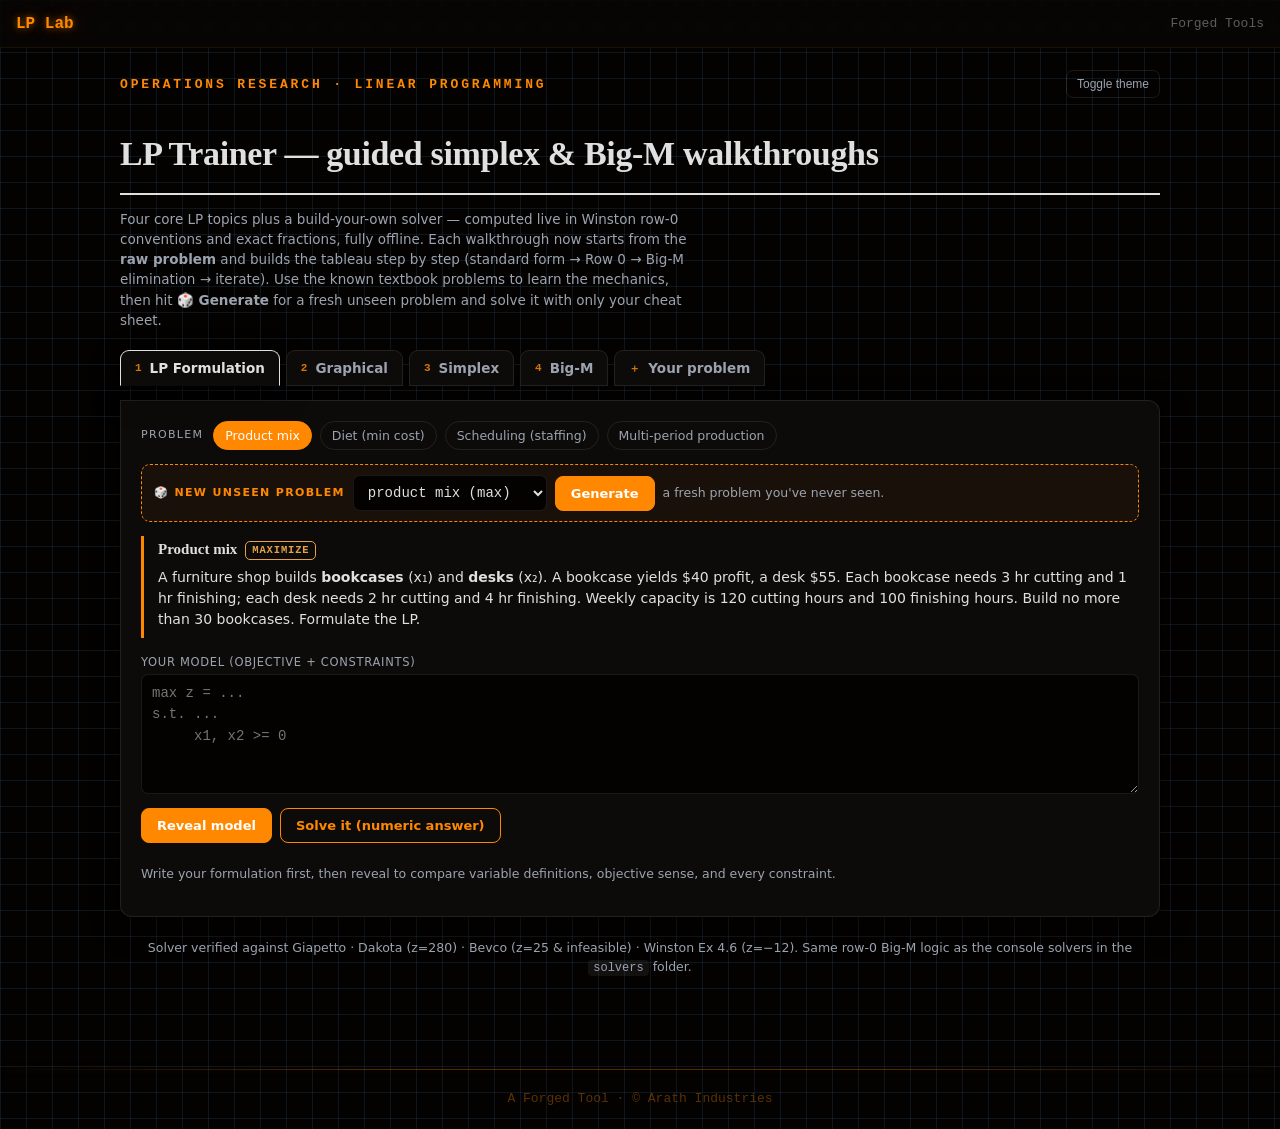
<file: trainer.html>
<!doctype html>
<html lang="en" data-theme="dark">
<head>
<meta charset="utf-8">
<meta name="viewport" content="width=device-width,initial-scale=1">
<title>LP Trainer — guided simplex & Big-M walkthroughs</title>
<link rel="stylesheet" href="forged.css">
</head>
<body class="fk-page">
<style>
:root{
  --paper:#f4f2ec; --panel:#fbfaf6; --ink:#1b232c; --ink-soft:#4a5560;
  --line:#d8d3c6; --grid:rgba(47,111,176,.10);
  --blue:#2f6fb0; --green:#3f9d6d; --green-fill:rgba(63,157,109,.16);
  --amber:#c9791d; --red:#c0483b; --accent:var(--blue); --accent-soft:rgba(47,111,176,.05);
  --shadow:0 1px 2px rgba(27,35,44,.06),0 8px 24px rgba(27,35,44,.07);
  --mono:ui-monospace,"SFMono-Regular",Menlo,Consolas,"Liberation Mono",monospace;
  --sans:system-ui,-apple-system,"Segoe UI",Roboto,Helvetica,Arial,sans-serif;
  --serif:"Iowan Old Style","Palatino Linotype",Palatino,Georgia,serif;
}
@media (prefers-color-scheme:dark){:root{
  --paper:#030201; --panel:#0d0b0a; --ink:#e0e0e0; --ink-soft:#9ca3af;
  --line:rgba(255,255,255,.09); --grid:rgba(90,160,224,.12); --accent:#FF8800; --accent-soft:rgba(255,136,0,.05);
  --blue:#5aa0e0; --green:#58c08a; --green-fill:rgba(88,192,138,.16); --amber:#e5a24a; --red:#e0685a;
  --shadow:0 1px 2px rgba(0,0,0,.3),0 10px 30px rgba(0,0,0,.35);
}}
:root[data-theme="light"]{
  --paper:#f4f2ec; --panel:#fbfaf6; --ink:#1b232c; --ink-soft:#4a5560;
  --line:#d8d3c6; --grid:rgba(47,111,176,.10); --accent:var(--blue); --accent-soft:rgba(47,111,176,.05);
  --blue:#2f6fb0; --green:#3f9d6d; --green-fill:rgba(63,157,109,.16); --amber:#c9791d; --red:#c0483b;
  --shadow:0 1px 2px rgba(27,35,44,.06),0 8px 24px rgba(27,35,44,.07);
}
:root[data-theme="dark"]{
  --paper:#030201; --panel:#0d0b0a; --ink:#e0e0e0; --ink-soft:#9ca3af;
  --line:rgba(255,255,255,.09); --grid:rgba(90,160,224,.12); --accent:#FF8800; --accent-soft:rgba(255,136,0,.05);
  --blue:#5aa0e0; --green:#58c08a; --green-fill:rgba(88,192,138,.16); --amber:#e5a24a; --red:#e0685a;
  --shadow:0 1px 2px rgba(0,0,0,.3),0 10px 30px rgba(0,0,0,.35);
}
*{box-sizing:border-box}
html,body{margin:0}
body{
  background:var(--paper);color:var(--ink);font-family:var(--sans);line-height:1.5;
  background-image:linear-gradient(var(--grid) 1px,transparent 1px),linear-gradient(90deg,var(--grid) 1px,transparent 1px);
  background-size:26px 26px;
}
.wrap{max-width:1080px;margin:0 auto;padding:22px 20px 80px}
header.masthead{display:flex;align-items:baseline;gap:14px;flex-wrap:wrap;border-bottom:2px solid var(--ink);padding-bottom:12px;margin-bottom:6px}
.mark{font-family:var(--mono);font-weight:700;font-size:13px;letter-spacing:.22em;text-transform:uppercase;color:var(--accent)}
h1{font-family:var(--serif);font-weight:600;font-size:clamp(24px,4vw,34px);margin:2px 0;text-wrap:balance;letter-spacing:-.01em}
.sub{color:var(--ink-soft);font-size:13.5px;max-width:66ch}
.tabs{display:flex;flex-wrap:wrap;gap:6px;margin:20px 0 14px}
.tab{font-family:var(--sans);font-size:13.5px;font-weight:600;padding:9px 14px;border:1px solid var(--line);background:var(--panel);color:var(--ink-soft);border-radius:9px 9px 0 0;cursor:pointer;display:flex;gap:8px;align-items:center}
.tab .n{font-family:var(--mono);font-size:11px;color:var(--accent);opacity:.85}
.tab[aria-selected="true"]{color:var(--ink);border-color:var(--ink);border-bottom-color:var(--panel);background:var(--panel);box-shadow:var(--shadow)}
.tab:focus-visible{outline:2px solid var(--accent);outline-offset:2px}
.panel{background:var(--panel);border:1px solid var(--line);border-radius:0 12px 12px 12px;box-shadow:var(--shadow);padding:20px}
.bankbar{display:flex;flex-wrap:wrap;gap:8px;align-items:center;margin-bottom:14px}
.bankbar .lbl{font-size:11px;text-transform:uppercase;letter-spacing:.12em;color:var(--ink-soft);margin-right:2px}
.chip{font-family:var(--sans);font-size:12.5px;padding:6px 11px;border:1px solid var(--line);background:transparent;color:var(--ink-soft);border-radius:999px;cursor:pointer}
.chip[aria-pressed="true"]{background:var(--accent);border-color:var(--accent);color:#fff}
.chip:focus-visible{outline:2px solid var(--accent);outline-offset:2px}
.prob{border-left:3px solid var(--accent);padding:2px 0 2px 14px;margin:0 0 16px}
.prob h3{margin:0 0 4px;font-size:15px;font-family:var(--serif);font-weight:600}
.prob .tag{display:inline-block;font-family:var(--mono);font-size:10.5px;letter-spacing:.08em;text-transform:uppercase;color:var(--amber);border:1px solid var(--amber);border-radius:5px;padding:1px 6px;margin-left:8px;vertical-align:middle}
.prob p{margin:6px 0;font-size:14px}
.model{font-family:var(--mono);font-size:13.5px;background:rgba(127,127,127,.06);border:1px solid var(--line);border-radius:8px;padding:12px 14px;white-space:pre-wrap;overflow-x:auto}
.row{display:flex;flex-wrap:wrap;gap:16px;align-items:flex-start}
.col{flex:1 1 320px;min-width:280px}
button.act{font-family:var(--sans);font-weight:600;font-size:13px;padding:9px 15px;border:1px solid var(--accent);background:var(--accent);color:#fff;border-radius:8px;cursor:pointer}
button.ghost{background:transparent;color:var(--accent)}
button.act:disabled{opacity:.4;cursor:not-allowed}
button.act:focus-visible{outline:2px solid var(--ink);outline-offset:2px}
.controls{display:flex;flex-wrap:wrap;gap:8px;align-items:center;margin:14px 0}
label.field{display:flex;flex-direction:column;gap:3px;font-size:11.5px;color:var(--ink-soft);text-transform:uppercase;letter-spacing:.06em}
input.val,textarea.val,select.val{font-family:var(--mono);font-size:14px;color:var(--ink);background:var(--paper);border:1px solid var(--line);border-radius:7px;padding:8px 10px}
input.val{width:90px}
textarea.val{width:100%;min-height:120px;line-height:1.55}
input.val:focus,textarea.val:focus,select.val:focus{outline:2px solid var(--accent);outline-offset:0;border-color:var(--accent)}
.verdict{font-size:13.5px;font-weight:600;padding:8px 12px;border-radius:8px;margin-top:4px;display:none}
.verdict.show{display:block}
.verdict.ok{background:var(--green-fill);color:var(--green);border:1px solid var(--green)}
.verdict.no{background:rgba(192,72,59,.12);color:var(--red);border:1px solid var(--red)}
.verdict.info{background:rgba(127,127,127,.08);color:var(--ink-soft);border:1px solid var(--line)}
table.tab-t{border-collapse:collapse;font-family:var(--mono);font-size:13px;font-variant-numeric:tabular-nums;width:100%}
.tblwrap{overflow-x:auto;border:1px solid var(--line);border-radius:8px;margin:8px 0}
table.tab-t th,table.tab-t td{padding:5px 9px;text-align:right;border-bottom:1px solid var(--line);white-space:nowrap}
table.tab-t th{background:rgba(127,127,127,.07);font-weight:600;color:var(--ink-soft);font-family:var(--sans);font-size:11px;text-transform:uppercase;letter-spacing:.04em}
table.tab-t td.bv,table.tab-t th.bv{text-align:left;color:var(--accent);font-weight:600;position:sticky;left:0;background:var(--panel)}
table.tab-t tr.r0 td{border-bottom:2px solid var(--ink);background:rgba(47,111,176,.06)}
table.tab-t td.pcol{background:rgba(201,121,29,.14)}
table.tab-t tr.prow td{background:rgba(63,157,109,.10)}
table.tab-t td.pivot{outline:2px solid var(--amber);outline-offset:-2px;border-radius:50%;font-weight:700;color:var(--amber)}
.stepnote{font-size:13.5px;margin:6px 0}
.stepnote b{color:var(--accent)}
.legend{display:flex;gap:14px;flex-wrap:wrap;font-size:12px;color:var(--ink-soft);margin-top:6px}
.legend span{display:flex;gap:5px;align-items:center}
.sw{width:12px;height:12px;border-radius:3px;display:inline-block}
svg.plot{width:100%;height:auto;background:var(--paper);border:1px solid var(--line);border-radius:8px}
.hint{font-size:12.5px;color:var(--ink-soft);margin-top:8px}
.kbd{font-family:var(--mono);font-size:12px;background:rgba(127,127,127,.12);border-radius:4px;padding:1px 5px}
.theme-toggle{margin-left:auto;font-size:12px;color:var(--ink-soft);border:1px solid var(--line);background:transparent;border-radius:7px;padding:6px 10px;cursor:pointer}
hr.sep{border:none;border-top:1px solid var(--line);margin:18px 0}
@media (prefers-reduced-motion:reduce){*{transition:none!important;animation:none!important}}
.genbar{display:flex;flex-wrap:wrap;gap:8px;align-items:center;margin:0 0 14px;padding:10px 12px;border:1px dashed var(--accent);border-radius:9px;background:var(--accent-soft)}
.genbar .lbl2{font-size:11px;text-transform:uppercase;letter-spacing:.12em;color:var(--accent);font-weight:700}
pre.build{font-family:var(--mono);font-size:13px;background:rgba(127,127,127,.06);border:1px solid var(--line);border-left:3px solid var(--accent);border-radius:8px;padding:10px 12px;white-space:pre-wrap;overflow-x:auto;margin:8px 0}
.bexp{font-size:13.5px;margin:6px 0}.bexp b{color:var(--accent)}
.steptitle{font-family:var(--mono);font-size:12px;color:var(--accent);letter-spacing:.05em;font-weight:700;margin:2px 0 8px;text-transform:uppercase}
/* forged-kit integration — keep the tableau palette tool-local (BV column stays blue
   in both themes) and let the page's own theme variables govern the body so the
   light/dark toggle keeps working under .fk-page. */
table.tab-t td.bv,table.tab-t th.bv{color:var(--blue)}
body.fk-page{background-color:var(--paper);color:var(--ink);font-family:var(--sans)}
</style>

<header class="fk-header">
  <a class="fk-header-title" href="./">LP Lab</a>
  <a class="fk-header-link" href="https://www.arath.site/forged/tools">Forged Tools</a>
</header>

<div class="wrap">
<header class="masthead">
  <span class="mark">Operations Research · Linear Programming</span>
  <button class="theme-toggle" id="themeBtn" type="button">Toggle theme</button>
  <div style="flex-basis:100%"></div>
  <h1>LP Trainer — guided simplex &amp; Big-M walkthroughs</h1>
</header>
<p class="sub">Four core LP topics plus a build-your-own solver — computed live in Winston row-0 conventions and exact fractions, fully offline. Each walkthrough now starts from the <b>raw problem</b> and builds the tableau step by step (standard form → Row 0 → Big-M elimination → iterate). Use the known textbook problems to learn the mechanics, then hit <b>🎲 Generate</b> for a fresh unseen problem and solve it with only your cheat sheet.</p>

<div class="tabs" role="tablist" id="tabs">
  <button class="tab" role="tab" data-tab="form" aria-selected="true"><span class="n">1</span> LP Formulation</button>
  <button class="tab" role="tab" data-tab="graph" aria-selected="false"><span class="n">2</span> Graphical</button>
  <button class="tab" role="tab" data-tab="simplex" aria-selected="false"><span class="n">3</span> Simplex</button>
  <button class="tab" role="tab" data-tab="bigm" aria-selected="false"><span class="n">4</span> Big-M</button>
  <button class="tab" role="tab" data-tab="custom" aria-selected="false"><span class="n">＋</span> Your problem</button>
</div>

<div class="panel" id="panel"></div>
<p class="hint" style="text-align:center;margin-top:22px">Solver verified against Giapetto · Dakota (z=280) · Bevco (z=25 &amp; infeasible) · Winston Ex 4.6 (z=−12). Same row-0 Big-M logic as the console solvers in the <span class="kbd">solvers</span> folder.</p>
</div>

<footer class="fk-footer">
  <a href="https://www.arath.site">A Forged Tool &middot; &copy; Arath Industries</a>
</footer>

<script>
/* ===================== VERIFIED SOLVER (exact-fraction row-0 Big-M) ===================== */
function gcd(a,b){a=a<0n?-a:a;b=b<0n?-b:b;while(b){[a,b]=[b,a%b];}return a||1n;}
class F{
  constructor(n,d=1n){n=BigInt(n);d=BigInt(d);if(d===0n)throw new Error("divide by zero");if(d<0n){n=-n;d=-d;}const g=gcd(n,d);this.n=n/g;this.d=d/g;}
  static w(x){
    if(x instanceof F)return x;
    if(typeof x==='number'){if(Number.isInteger(x))return new F(BigInt(x));x=String(x);}
    if(typeof x==='string'){
      x=x.trim();if(x===''||x==='+'||x==='-')throw new Error("empty number");
      if(x.includes('/')){const p=x.split('/');return F.w(p[0]).div(F.w(p[1]));}
      if(x.includes('.')){let neg=x[0]==='-';x=x.replace(/^[+-]/,'');const[ip,fp='']=x.split('.');const d=10n**BigInt(fp.length);let n=BigInt((ip||'0')+(fp||''));if(neg)n=-n;return new F(n,d);}
      return new F(BigInt(x));
    }
    return new F(BigInt(x));
  }
  add(o){o=F.w(o);return new F(this.n*o.d+o.n*this.d,this.d*o.d);}
  sub(o){o=F.w(o);return new F(this.n*o.d-o.n*this.d,this.d*o.d);}
  mul(o){o=F.w(o);return new F(this.n*o.n,this.d*o.d);}
  div(o){o=F.w(o);return new F(this.n*o.d,this.d*o.n);}
  neg(){return new F(-this.n,this.d);} abs(){return this.n<0n?this.neg():this;}
  cmp(o){o=F.w(o);const s=this.sub(o).n;return s<0n?-1:(s>0n?1:0);}
  isZero(){return this.n===0n;} num(){return Number(this.n)/Number(this.d);}
  toString(){return this.d===1n?`${this.n}`:`${this.n}/${this.d}`;}
}
class M{
  constructor(c=new F(0),m=new F(0)){this.c=F.w(c);this.m=F.w(m);}
  static w(x){return x instanceof M?x:new M(F.w(x));}
  add(o){o=M.w(o);return new M(this.c.add(o.c),this.m.add(o.m));}
  sub(o){o=M.w(o);return new M(this.c.sub(o.c),this.m.sub(o.m));}
  mul(o){o=M.w(o);return new M(this.c.mul(o.c),this.m.mul(o.c).add(o.m.mul(this.c)));}
  neg(){return new M(this.c.neg(),this.m.neg());} isZero(){return this.m.isZero()&&this.c.isZero();}
  cmp(o){o=M.w(o);const mc=this.m.cmp(o.m);return mc!==0?mc:this.c.cmp(o.c);}
  toString(){
    const m=this.m,c=this.c;
    if(m.isZero())return c.toString();
    let mt=m.cmp(1)===0?"M":(m.cmp(-1)===0?"−M":`${m}M`);
    if(c.isZero())return mt;
    return `${mt}${c.cmp(0)>0?"+":"−"}${c.abs()}`;
  }
}
function standardize(prob){
  const sense=prob.sense,n=prob.c.length,bigMSign=sense==='max'?-1:1;
  const rows=prob.cons.map(cn=>cn.a.map(v=>F.w(v)));
  const rhs=prob.cons.map(cn=>F.w(cn.b));
  const senses=prob.cons.map(cn=>cn.sense);
  for(let i=0;i<rows.length;i++){if(rhs[i].cmp(0)<0){rows[i]=rows[i].map(v=>v.neg());rhs[i]=rhs[i].neg();senses[i]=senses[i]==='<='?'>=':(senses[i]==='>='?'<=':'=');}}
  const varNames=[...Array(n)].map((_,j)=>`x${j+1}`),varKinds=Array(n).fill('decision');
  const objCoef=prob.c.map(v=>new M(F.w(v))),basis=Array(rows.length).fill(null),artCols=[];
  function addCol(name,kind,cj,ri,val){varNames.push(name);varKinds.push(kind);objCoef.push(cj);rows.forEach((r,k)=>r.push(k===ri?F.w(val):new F(0)));}
  senses.forEach((s,i)=>{
    if(s==='<='){addCol(`s${i+1}`,'slack',new M(new F(0)),i,1);basis[i]=varNames.length-1;}
    else if(s==='>='){addCol(`e${i+1}`,'surplus',new M(new F(0)),i,-1);addCol(`a${i+1}`,'artificial',new M(new F(0),new F(bigMSign)),i,1);basis[i]=varNames.length-1;artCols.push(varNames.length-1);}
    else{addCol(`a${i+1}`,'artificial',new M(new F(0),new F(bigMSign)),i,1);basis[i]=varNames.length-1;artCols.push(varNames.length-1);}
  });
  let row0=objCoef.map(m=>m.neg()),rhs0=new M(new F(0));
  for(let i=0;i<basis.length;i++){const col=basis[i];if(!row0[col].isZero()){const f=row0[col];row0=row0.map((v,j)=>v.sub(f.mul(new M(rows[i][j]))));rhs0=rhs0.sub(f.mul(new M(rhs[i])));}}
  return {varNames,varKinds,rows,rhs,basis,row0,rhs0,artCols,nDec:n,sense};
}
function chooseEntering(t){let bj=null,bv=new M(new F(0));for(let j=0;j<t.row0.length;j++){const v=t.row0[j];if(t.sense==='max'&&v.cmp(bv)<0){bj=j;bv=v;}else if(t.sense==='min'&&v.cmp(bv)>0){bj=j;bv=v;}}return bj;}
function ratioTest(t,col){let bi=null,br=null;const strs=[];for(let i=0;i<t.rows.length;i++){const a=t.rows[i][col];if(a.cmp(0)>0){const r=t.rhs[i].div(a);strs.push(`${t.rhs[i]} ÷ ${a} = ${r}`);if(br===null||r.cmp(br)<0){bi=i;br=r;}}else strs.push(null);}return {row:bi,ratios:strs};}
function pivot(t,pr,pc){const p=t.rows[pr][pc];t.rows[pr]=t.rows[pr].map(v=>v.div(p));t.rhs[pr]=t.rhs[pr].div(p);const f0=t.row0[pc];if(!f0.isZero()){t.row0=t.row0.map((v,j)=>v.sub(f0.mul(new M(t.rows[pr][j]))));t.rhs0=t.rhs0.sub(f0.mul(new M(t.rhs[pr])));}for(let i=0;i<t.rows.length;i++){if(i===pr)continue;const f=t.rows[i][pc];if(f.isZero())continue;t.rows[i]=t.rows[i].map((v,j)=>v.sub(f.mul(t.rows[pr][j])));t.rhs[i]=t.rhs[i].sub(f.mul(t.rhs[pr]));}t.basis[pr]=pc;}
function snap(t,extra){return Object.assign({varNames:[...t.varNames],varKinds:[...t.varKinds],rows:t.rows.map(r=>r.map(v=>v.toString())),rhs:t.rhs.map(v=>v.toString()),basis:[...t.basis],row0:t.row0.map(v=>v.toString()),rhs0:t.rhs0.toString()},extra);}
function ssub(n){return String(n).split('').map(c=>'₀₁₂₃₄₅₆₇₈₉'[+c]).join('');}
function elimStr(Ri,f,P){const isM=f instanceof M;const zero=isM?new M(new F(0)):new F(0);const pos=f.cmp(zero)>=0;const mag=pos?f:f.neg();return `${Ri} ${pos?'−':'+'} (${fmt(mag.toString())})·${P} → ${Ri}`;}
function rowOps(t,pr,pc){
  const p=t.rows[pr][pc];const P='R'+ssub(pr+1);const ops=[];
  if(p.cmp(new F(1))!==0){const rec=new F(1).div(p);ops.push(`(${fmt(rec.toString())})·${P} → ${P}    ⟵ divide the pivot row by ${fmt(p.toString())} so the pivot becomes 1`);}
  const f0=t.row0[pc];if(!f0.isZero())ops.push(elimStr('R₀',f0,P));
  for(let i=0;i<t.rows.length;i++){if(i===pr)continue;const f=t.rows[i][pc];if(f.isZero())continue;ops.push(elimStr('R'+ssub(i+1),f,P));}
  return ops;
}
function solve(prob){
  const t=standardize(prob);const steps=[];let status='optimal',iter=0;
  while(true){iter++;if(iter>80){status='stalled';break;}
    const e=chooseEntering(t);
    if(e===null){steps.push(snap(t,{note:'optimal',entering:null}));break;}
    const {row,ratios}=ratioTest(t,e);
    if(row===null){steps.push(snap(t,{note:'unbounded',entering:t.varNames[e]}));status='unbounded';break;}
    const _ops=rowOps(t,row,e),_pel=t.rows[row][e].toString();
    steps.push(snap(t,{note:'pivot',entering:t.varNames[e],enteringCol:e,leaving:t.varNames[t.basis[row]],leavingRow:row,ratios,pivot:[row,e],rowops:_ops,pivotEl:_pel}));
    pivot(t,row,e);
  }
  const artSet=new Set(t.varNames.map((_,j)=>j).filter(j=>t.varKinds[j]==='artificial'));
  for(let i=0;i<t.basis.length;i++){if(artSet.has(t.basis[i])&&t.rhs[i].cmp(0)>0)status='infeasible';}
  const values={};t.varNames.forEach(n=>values[n]=new F(0));t.basis.forEach((c,i)=>values[t.varNames[c]]=t.rhs[i]);
  const x=[...Array(t.nDec)].map((_,j)=>values[`x${j+1}`]);
  let alternate=false,degenerate=false;
  if(status==='optimal'){
    for(let j=0;j<t.varNames.length;j++){if(t.basis.includes(j)||t.varKinds[j]==='artificial')continue;if(t.row0[j].isZero())alternate=true;}
    for(let i=0;i<t.basis.length;i++){if(t.rhs[i].isZero())degenerate=true;}
  }
  return {status,steps,alternate,degenerate,zStr:t.rhs0.toString(),zNum:t.rhs0.c.num(),x:x.map(v=>v.toString()),xNum:x.map(v=>v.num())};
}
/* ===================== GRAPHICAL (corner enumeration for drawing) ===================== */
function cornerEnum(prob){
  const cons=prob.cons.map(c=>({a1:F.w(c.a[0]).num(),a2:F.w(c.a[1]).num(),s:c.sense,b:F.w(c.b).num()}));
  const lines=[...cons.map(c=>({a1:c.a1,a2:c.a2,b:c.b})),{a1:1,a2:0,b:0},{a1:0,a2:1,b:0}];
  const c=[F.w(prob.c[0]).num(),F.w(prob.c[1]).num()];
  const feas=(x,y)=>cons.every(cn=>{const v=cn.a1*x+cn.a2*y;if(cn.s==='<=')return v<=cn.b+1e-7;if(cn.s==='>=')return v>=cn.b-1e-7;return Math.abs(v-cn.b)<=1e-7;})&&x>=-1e-7&&y>=-1e-7;
  const pts=[];const seen=new Set();
  for(let i=0;i<lines.length;i++)for(let j=i+1;j<lines.length;j++){
    const A=lines[i],B=lines[j],det=A.a1*B.a2-A.a2*B.a1;if(Math.abs(det)<1e-9)continue;
    const x=(A.b*B.a2-A.a2*B.b)/det,y=(A.a1*B.b-A.b*B.a1)/det;
    if(!feas(x,y))continue;const k=`${x.toFixed(4)},${y.toFixed(4)}`;if(seen.has(k))continue;seen.add(k);
    pts.push({x,y,z:c[0]*x+c[1]*y});
  }
  const cx=pts.reduce((s,p)=>s+p.x,0)/(pts.length||1),cy=pts.reduce((s,p)=>s+p.y,0)/(pts.length||1);
  pts.sort((p,q)=>Math.atan2(p.y-cy,p.x-cx)-Math.atan2(q.y-cy,q.x-cx));
  return {pts,cons,c};
}
/* ===================== BUILD-FROM-SCRATCH NARRATION ===================== */
function termList(a){return a.map((v,j)=>{const s=fmt(String(v));return (j===0?'':' + ')+s+sub('x'+(j+1));}).join('');}
function row0term(v,j){const f=F.w(v);return (f.cmp(0)>=0?'− ':'+ ')+fmt(f.abs().toString())+sub('x'+(j+1));}
function buildNarration(prob){
  const t=standardize(prob),sense=prob.sense,bigM=prob.cons.some(c=>c.sense!=='<=');
  const B=[];
  const sf=prob.cons.map((cn,i)=>{const add=cn.sense==='<='?` + s${i+1}`:cn.sense==='>='?` − e${i+1} + a${i+1}`:` + a${i+1}`;return `${termList(cn.a)}${add} = ${fmt(String(cn.b))}`;}).join('\n');
  B.push({t:'① Standard form',h:`<p class="bexp">Make every constraint an <b>equation</b>. &nbsp;≤ → add slack <b>+sᵢ</b> &nbsp;·&nbsp; ≥ → subtract surplus <b>−eᵢ</b> then add artificial <b>+aᵢ</b> &nbsp;·&nbsp; = → add artificial <b>+aᵢ</b>. The slacks and artificials become the starting <b>basic</b> variables.</p><pre class="build">${sf}\nall variables ≥ 0</pre>`});
  let pen='';
  if(bigM){const arts=t.varNames.filter((_,j)=>t.varKinds[j]==='artificial');pen=' '+arts.map(a=>`${sense==='max'?'−':'+'} M·${sub(a)}`).join(' ');}
  B.push({t:'② Objective → Row 0',h:`<p class="bexp">Move the objective across "=" so its coefficients flip sign — this is <b>Row 0</b>:</p><pre class="build">z ${prob.c.map((v,j)=>row0term(v,j)).join(' ')}${pen} = 0</pre>${bigM?`<p class="bexp">Each artificial carries a penalty <b>${sense==='max'?'−M':'+M'}·aᵢ</b>, so the method is forced to drive it to 0.</p>`:''}`});
  if(bigM){
    B.push({t:'③ Clear artificials from Row 0',h:`<p class="bexp">Artificials start <b>basic</b>, so they must read 0 in Row 0. Eliminate them with a row operation: <b>New Row 0 = Row 0 ${sense==='max'?'−':'+'} M·(each artificial's row)</b>. Row 0 then carries symbolic M terms:</p><pre class="build">z:  ${t.row0.map((v,j)=>`${fmt(v.toString())}${sub(t.varNames[j])}`).join('   ')}   = ${fmt(t.rhs0.toString())}</pre>`});
  }
  B.push({t:(bigM?'④':'③')+' Initial tableau — start iterating',h:'__INIT__'});
  return {B,initSnap:snap(t,{note:'start'})};
}
/* ===================== RANDOM PROBLEM GENERATORS ===================== */
function ri(lo,hi){return lo+Math.floor(Math.random()*(hi-lo+1));}
function pk(a){return a[Math.floor(Math.random()*a.length)];}
function asProb(sense,c,cons){return {sense,c:c.map(String),cons:cons.map(k=>({a:k.a.map(String),sense:k.sense,b:String(k.b)}))};}
function probText(prob){
  const c=prob.c,cons=prob.cons;
  const obj=`${prob.sense} z = ${c.map((v,j)=>`${fmt(String(v))}${sub('x'+(j+1))}`).join(' + ')}`;
  const cs=cons.map(k=>`${k.a.map((v,j)=>`${fmt(String(v))}${sub('x'+(j+1))}`).join(' + ')} ${k.sense==='<='?'≤':k.sense==='>='?'≥':'='} ${fmt(String(k.b))}`).join(',   ');
  return `${obj}   s.t.  ${cs},   x ≥ 0.`;
}
function genSimplex(kase){
  for(let t=0;t<800;t++){
    const n=pk([2,3]),m=pk([2,3]);
    const c=Array.from({length:n},()=>ri(1,8));
    let cons=Array.from({length:m},()=>({a:Array.from({length:n},()=>ri(1,6)),sense:'<=',b:ri(10,40)}));
    if(kase==='unbounded'){const j=ri(0,n-1);cons.forEach(k=>k.a[j]=-ri(0,3));c[j]=ri(2,6);}
    if(kase==='alternate'){const k=pk(cons);for(let j=0;j<c.length;j++)c[j]=k.a[j]*2;}
    const prob=asProb('max',c,cons);const r=solve(prob);
    const ok=kase==='unique'?(r.status==='optimal'&&!r.alternate&&!r.degenerate)
            :kase==='unbounded'?(r.status==='unbounded')
            :kase==='alternate'?(r.status==='optimal'&&r.alternate)
            :kase==='degenerate'?(r.status==='optimal'&&r.degenerate):false;
    if(ok)return prob;
  }
  return null;
}
function genBigM(kase){
  for(let t=0;t<800;t++){
    let prob;
    if(kase==='infeasible'){
      prob=asProb('min',[ri(1,6),ri(1,6)],[{a:[1,0],sense:'>=',b:ri(15,28)},{a:[1,1],sense:'<=',b:ri(2,6)},{a:[0,1],sense:'>=',b:1}]);
    } else {
      const pt=[ri(1,8),ri(1,8)],senses=pk([['<=','>='],['<=','='],['>=','='],['<=','>=','=']]);
      const cons=senses.map(s=>{const a=[ri(1,5),ri(1,5)];const v=a[0]*pt[0]+a[1]*pt[1];let b=v;if(s==='<=')b=v+ri(0,8);if(s==='>=')b=v-ri(0,Math.max(0,Math.min(8,v-1)));return {a,sense:s,b};});
      prob=asProb('min',[ri(1,6),ri(1,6)],cons);
    }
    const r=solve(prob);
    const ok=kase==='infeasible'?(r.status==='infeasible'):(r.status==='optimal'&&!r.alternate&&!r.degenerate);
    if(ok)return prob;
  }
  return null;
}
function genGraph(kase){
  for(let t=0;t<800;t++){
    let prob;
    if(kase==='infeasible') prob=asProb('max',[1,1],[{a:[1,1],sense:'<=',b:ri(2,4)},{a:[1,1],sense:'>=',b:ri(6,9)}]);
    else if(kase==='unbounded') prob=asProb('max',[ri(1,6),ri(1,6)],[{a:[1,1],sense:'>=',b:ri(3,8)},{a:[2,1],sense:'>=',b:ri(3,8)}]);
    else{
      const c=[ri(1,8),ri(1,8)];let cons=Array.from({length:pk([2,3])},()=>({a:[ri(1,6),ri(1,6)],sense:'<=',b:ri(8,30)}));
      if(kase==='alternate'){const k=pk(cons);c[0]=k.a[0]*2;c[1]=k.a[1]*2;}
      prob=asProb('max',c,cons);
    }
    const r=solve(prob);
    const ok=kase==='infeasible'?(r.status==='infeasible')
            :kase==='unbounded'?(r.status==='unbounded')
            :kase==='alternate'?(r.status==='optimal'&&r.alternate)
            :(r.status==='optimal'&&!r.alternate&&!r.degenerate);
    if(ok)return prob;
  }
  return null;
}
function genForm(kase){
  if(kase==='multi-period'){
    const T=ri(3,4);const d=Array.from({length:T},()=>ri(20,80));
    const rc=ri(4,8),oc=rc+ri(2,4),hc=ri(1,3),rcap=ri(40,70),ocap=ri(20,40);
    const bal=Array.from({length:T},(_,t)=>`      i${ssub(t+1)} = ${t===0?'0':'i'+ssub(t)} + x${ssub(t+1)} + y${ssub(t+1)} − ${d[t]}     (period ${t+1})`).join('\n');
    const text=`A plant must meet demand of <b>${d.join(', ')}</b> over ${T} periods. Regular production costs $${rc}/unit (≤ ${rcap}/period); overtime costs $${oc}/unit (≤ ${ocap}/period); holding a unit into the next period costs $${hc}. Start inventory is 0. Minimize total cost.`;
    const model=`Decision variables (t = 1..${T})\n  x_t = regular units produced in period t\n  y_t = overtime units produced in period t\n  i_t = units held at end of period t\n\nmin z = Σ_t ( ${rc}·x_t + ${oc}·y_t + ${hc}·i_t )\ns.t.  (inventory balance — end = start + made − shipped;  i_0 = 0)\n${bal}\n      x_t ≤ ${rcap}     (regular capacity, each t)\n      y_t ≤ ${ocap}     (overtime capacity, each t)\n      x_t, y_t, i_t ≥ 0`;
    return {name:'Generated',tag:'multi-period (min)',text,model,prob:null};
  }
  if(kase==='scheduling'){
    const days=['Mon','Tue','Wed','Thu','Fri','Sat','Sun'];
    const need=Array.from({length:7},()=>ri(4,14));
    const cover=d=>{const s=[];for(let k=0;k<5;k++)s.push(((d-k)%7+7)%7);return s.sort((a,b)=>a-b);};
    const rows=need.map((nd,d)=>`      ${cover(d).map(c=>'x'+(c+1)).join(' + ')} ≥ ${nd}     (${days[d]})`).join('\n');
    const text=`A service desk needs <b>${need.join(', ')}</b> staff on ${days.join(', ')}. Each worker works <b>5 consecutive days</b> then gets 2 off. Minimize the number of workers hired.`;
    const model=`Decision variables\n  x_i = workers who START their 5-day week on day i   (1 = Mon … 7 = Sun)\n\nmin z = x₁ + x₂ + x₃ + x₄ + x₅ + x₆ + x₇        (total workers)\ns.t.\n${rows}\n      x_i ≥ 0\n\nEach day is staffed by that day's starter + the 4 previous days' starters (the week wraps).`;
    return {name:'Generated',tag:'scheduling (min)',text,model,prob:null};
  }
  if(kase==='diet'){
    const cost=[ri(2,6)/10,ri(3,8)/10].map(v=>Math.round(v*100)/100);
    const A=[[ri(2,8),ri(3,9)],[ri(2,9),ri(2,7)]],req=[ri(20,40),ri(20,40)];
    const prob={sense:'min',c:cost.map(String),cons:[{a:A[0].map(String),sense:'>=',b:String(req[0])},{a:A[1].map(String),sense:'>=',b:String(req[1])}]};
    const text=`A meal mixes <b>food A</b> (x₁, $${cost[0]}/serv) and <b>food B</b> (x₂, $${cost[1]}/serv). Serving of A gives ${A[0][0]} units nutrient 1 and ${A[1][0]} units nutrient 2; serving of B gives ${A[0][1]} and ${A[1][1]}. Need ≥ ${req[0]} of nutrient 1 and ≥ ${req[1]} of nutrient 2. Minimize cost.`;
    const model=`Decision variables\n  x₁ = servings of food A\n  x₂ = servings of food B\n\nmin w = ${cost[0]}x₁ + ${cost[1]}x₂        (cost, $)\ns.t.  ${A[0][0]}x₁ + ${A[0][1]}x₂ ≥ ${req[0]}     (nutrient 1)\n      ${A[1][0]}x₁ + ${A[1][1]}x₂ ≥ ${req[1]}     (nutrient 2)\n      x₁, x₂ ≥ 0`;
    return {name:'Generated',tag:'diet (min)',text,model,prob};
  }
  const pr=[ri(20,60),ri(20,60)],A=[[ri(1,5),ri(1,5)],[ri(1,5),ri(1,5)]],cap=[ri(40,120),ri(40,120)];
  const prob={sense:'max',c:pr.map(String),cons:[{a:A[0].map(String),sense:'<=',b:String(cap[0])},{a:A[1].map(String),sense:'<=',b:String(cap[1])}]};
  const text=`A shop makes <b>product A</b> (x₁, $${pr[0]} profit) and <b>product B</b> (x₂, $${pr[1]} profit). Each A uses ${A[0][0]} hr on machine 1 and ${A[1][0]} hr on machine 2; each B uses ${A[0][1]} and ${A[1][1]}. Machine 1 has ${cap[0]} hr, machine 2 has ${cap[1]} hr. Maximize profit.`;
  const model=`Decision variables\n  x₁ = units of product A per week\n  x₂ = units of product B per week\n\nmax z = ${pr[0]}x₁ + ${pr[1]}x₂        (profit, $)\ns.t.  ${A[0][0]}x₁ + ${A[0][1]}x₂ ≤ ${cap[0]}     (machine 1 hours)\n      ${A[1][0]}x₁ + ${A[1][1]}x₂ ≤ ${cap[1]}     (machine 2 hours)\n      x₁, x₂ ≥ 0`;
  return {name:'Generated',tag:'product mix (max)',text,model,prob};
}
function genProblem(tab,kase){
  if(tab==='form')return genForm(kase);
  const p= tab==='simplex'?genSimplex(kase): tab==='bigm'?genBigM(kase): genGraph(kase);
  if(!p)return null;
  return {name:'Generated',tag:kase,text:probText(p),prob:p};
}
/* ===================== PROBLEM BANKS ===================== */
const BANKS={
 form:[
  {name:"Product mix", tag:"maximize",
   text:"A furniture shop builds <b>bookcases</b> (x₁) and <b>desks</b> (x₂). A bookcase yields $40 profit, a desk $55. Each bookcase needs 3 hr cutting and 1 hr finishing; each desk needs 2 hr cutting and 4 hr finishing. Weekly capacity is 120 cutting hours and 100 finishing hours. Build no more than 30 bookcases. Formulate the LP.",
   model:"Decision variables\n  x₁ = bookcases built per week\n  x₂ = desks built per week\n\nmax z = 40x₁ + 55x₂        (weekly profit, $)\ns.t.  3x₁ + 2x₂ ≤ 120       (cutting hours)\n       x₁ + 4x₂ ≤ 100       (finishing hours)\n       x₁         ≤ 30       (bookcase demand)\n       x₁, x₂ ≥ 0",
   prob:{sense:'max',c:[40,55],cons:[{a:[3,2],sense:'<=',b:120},{a:[1,4],sense:'<=',b:100},{a:[1,0],sense:'<=',b:30}]}},
  {name:"Diet (min cost)", tag:"minimize",
   text:"A meal is built from <b>oats</b> (x₁, $0.30/serving) and <b>yogurt</b> (x₂, $0.50/serving). Each oats serving gives 4 g protein and 20 g carbs; each yogurt gives 8 g protein and 5 g carbs. The meal must supply at least 32 g protein and at least 40 g carbs. Minimize cost.",
   model:"Decision variables\n  x₁ = servings of oats\n  x₂ = servings of yogurt\n\nmin w = 0.30x₁ + 0.50x₂     (cost, $)\ns.t.  4x₁ + 8x₂ ≥ 32          (protein, g)\n      20x₁ + 5x₂ ≥ 40          (carbohydrate, g)\n       x₁, x₂ ≥ 0",
   prob:{sense:'min',c:['3/10','1/2'],cons:[{a:[4,8],sense:'>=',b:32},{a:[20,5],sense:'>=',b:40}]}},
  {name:"Scheduling (staffing)", tag:"minimize",
   text:"A post office needs <b>17, 13, 15, 19, 14, 16, 11</b> employees on Mon–Sun. Each employee works <b>5 consecutive days</b> then gets 2 days off. Minimize the number of employees hired.",
   model:"Decision variables\n  x_i = employees who START their 5-day week on day i   (1 = Mon … 7 = Sun)\n\nmin z = x₁ + x₂ + x₃ + x₄ + x₅ + x₆ + x₇        (total employees)\ns.t.  x₁ + x₄ + x₅ + x₆ + x₇ ≥ 17     (Mon)\n      x₁ + x₂ + x₅ + x₆ + x₇ ≥ 13     (Tue)\n      x₁ + x₂ + x₃ + x₆ + x₇ ≥ 15     (Wed)\n      x₁ + x₂ + x₃ + x₄ + x₇ ≥ 19     (Thu)\n      x₁ + x₂ + x₃ + x₄ + x₅ ≥ 14     (Fri)\n      x₂ + x₃ + x₄ + x₅ + x₆ ≥ 16     (Sat)\n      x₃ + x₄ + x₅ + x₆ + x₇ ≥ 11     (Sun)\n      x_i ≥ 0\n\nCoverage rule: each day is staffed by that day's starter + the 4 previous days' starters — the week wraps (Monday's 4 previous days are Thu, Fri, Sat, Sun). Multi-variable — reveal only; use the Simplex/Big-M tabs for 2–3 variable problems.",
   prob:null},
  {name:"Multi-period production", tag:"minimize",
   text:"A plant meets demand of <b>40, 60, 75, 25</b> units in quarters 1–4. Regular production costs $6/unit (≤50/qtr); overtime costs $9/unit (≤30/qtr). Holding a unit into the next quarter costs $2. Starting inventory is 0. Minimize total cost.",
   model:"Decision variables (t = 1..4)\n  x_t = regular units produced in quarter t\n  y_t = overtime units produced in quarter t\n  i_t = units held at end of quarter t\n\nmin z = Σ_t (6 x_t + 9 y_t + 2 i_t)\ns.t.  i_t = i_{t−1} + x_t + y_t − d_t   (inventory balance, each t; i_0 = 0)\n       x_t ≤ 50                          (regular capacity)\n       y_t ≤ 30                          (overtime capacity)\n       x_t, y_t, i_t ≥ 0\nwhere d = (40, 60, 75, 25).\n\n(Multi-variable — reveal only; use the Simplex/Big-M tabs for 2–3 var problems.)",
   prob:null},
 ],
 graph:[
  {name:"Unique optimum", tag:"1 corner",
   text:"max z = 3x₁ + 4x₂   s.t.  x₁ + x₂ ≤ 450,   2x₁ + x₂ ≤ 600,   x₁, x₂ ≥ 0.",
   prob:{sense:'max',c:[3,4],cons:[{a:[1,1],sense:'<=',b:450},{a:[2,1],sense:'<=',b:600}]}},
  {name:"Alternative optima", tag:"edge",
   text:"max z = 10x₁ + 6x₂   s.t.  5x₁ + 3x₂ ≤ 30,   x₁ + 2x₂ ≤ 18,   x₁, x₂ ≥ 0.   (objective parallel to the first constraint)",
   prob:{sense:'max',c:[10,6],cons:[{a:[5,3],sense:'<=',b:30},{a:[1,2],sense:'<=',b:18}]}},
  {name:"Minimization", tag:"isocost",
   text:"min z = 4x₁ + 3x₂   s.t.  x₁ + x₂ ≥ 5,   2x₁ + x₂ ≥ 8,   x₁, x₂ ≥ 0.",
   prob:{sense:'min',c:[4,3],cons:[{a:[1,1],sense:'>=',b:5},{a:[2,1],sense:'>=',b:8}]}},
  {name:"Infeasible", tag:"no region",
   text:"max z = x₁ + x₂   s.t.  x₁ + x₂ ≤ 2,   x₁ + x₂ ≥ 5,   x₁, x₂ ≥ 0.   (contradictory)",
   prob:{sense:'max',c:[1,1],cons:[{a:[1,1],sense:'<=',b:2},{a:[1,1],sense:'>=',b:5}]}},
 ],
 simplex:[
  {name:"Standard max (2 var)", tag:"all ≤",
   text:"max z = 3x₁ + 2x₂   s.t.  x₁ + x₂ ≤ 4,   2x₁ + x₂ ≤ 5,   x₁, x₂ ≥ 0.   Slacks s₁, s₂ give the starting basis.",
   prob:{sense:'max',c:[3,2],cons:[{a:[1,1],sense:'<=',b:4},{a:[2,1],sense:'<=',b:5}]}},
  {name:"Dakota (3 var)", tag:"Winston 4.3",
   text:"max z = 60x₁ + 35x₂ + 20x₃  (desks, tables, chairs)  s.t.  8x₁+6x₂+x₃ ≤ 48 (lumber),  4x₁+2x₂+1.5x₃ ≤ 20 (finishing),  2x₁+1.5x₂+0.5x₃ ≤ 8 (carpentry),  x₂ ≤ 5.   Optimal z = 280.",
   prob:{sense:'max',c:[60,35,20],cons:[{a:[8,6,1],sense:'<=',b:48},{a:[4,2,'3/2'],sense:'<=',b:20},{a:[2,'3/2','1/2'],sense:'<=',b:8},{a:[0,1,0],sense:'<=',b:5}]}},
  {name:"Minimization (Ex 4.6)", tag:"min rule",
   text:"min z = 2x₁ − 3x₂   s.t.  x₁ + x₂ ≤ 4,   x₁ − x₂ ≤ 6,   x₁, x₂ ≥ 0.   Row-0 min rule: enter the MOST POSITIVE coefficient; stop when none is positive. (Equivalently, Method I: multiply the objective by −1 and maximize.)   Optimal z = −12.",
   prob:{sense:'min',c:[2,-3],cons:[{a:[1,1],sense:'<=',b:4},{a:[1,-1],sense:'<=',b:6}]}},
 ],
 bigm:[
  {name:"Bevco (feasible)", tag:"Winston 4.10",
   text:"min z = 2x₁ + 3x₂   s.t.  ½x₁ + ¼x₂ ≤ 4 (sugar),   x₁ + 3x₂ ≥ 20 (vitamin C),   x₁ + x₂ = 10 (10-oz bottle),   x₁, x₂ ≥ 0.   Needs surplus e₂ and artificials a₂, a₃.   Optimal z = 25.",
   prob:{sense:'min',c:[2,3],cons:[{a:['1/2','1/4'],sense:'<=',b:4},{a:[1,3],sense:'>=',b:20},{a:[1,1],sense:'=',b:10}]}},
  {name:"Bevco (infeasible)", tag:"a > 0",
   text:"Same as Bevco but vitamin C is raised to  x₁ + 3x₂ ≥ 36.   Watch an artificial stay basic at a positive value → the LP is infeasible (reported z = 30 + 6M).",
   prob:{sense:'min',c:[2,3],cons:[{a:['1/2','1/4'],sense:'<=',b:4},{a:[1,3],sense:'>=',b:36},{a:[1,1],sense:'=',b:10}]}},
  {name:"Max with a ≥", tag:"mixed",
   text:"max z = 3x₁ + 2x₂   s.t.  x₁ + x₂ ≤ 4,   x₁ + 3x₂ ≥ 6,   x₁, x₂ ≥ 0.   Max Big-M: subtract M·a; enter the MOST NEGATIVE row-0 coefficient.   Optimal z = 11.",
   prob:{sense:'max',c:[3,2],cons:[{a:[1,1],sense:'<=',b:4},{a:[1,3],sense:'>=',b:6}]}},
 ],
};
/* ===================== SHARED HELPERS ===================== */
const panel=document.getElementById('panel');
let cur='form',bank={form:0,graph:0,simplex:0,bigm:0};
let GEN={form:null,graph:null,simplex:null,bigm:null},usingGen={form:false,graph:false,simplex:false,bigm:false};
function genBar(tab){
  const opts={simplex:[['unique','unique optimum'],['unbounded','unbounded'],['alternate','alternative optima'],['degenerate','degenerate']],
    bigm:[['unique','feasible optimum'],['infeasible','infeasible']],
    graph:[['unique','unique optimum'],['alternate','alternative optima'],['infeasible','infeasible'],['unbounded','unbounded']],
    form:[['product-mix','product mix (max)'],['diet','diet (min)'],['scheduling','scheduling (min)'],['multi-period','multi-period (min)']]}[tab];
  return `<div class="genbar"><span class="lbl2">🎲 New unseen problem</span>
    <select class="val" id="gcase" style="width:auto">${opts.map(o=>`<option value="${o[0]}">${o[1]}</option>`).join('')}</select>
    <button class="act" id="genBtn">Generate</button>
    ${usingGen[tab]?`<button class="act ghost" id="genBack">↩ known problems</button><span class="hint" style="margin:0">generated — solve it with only your cheat sheet, then step through to check.</span>`:`<span class="hint" style="margin:0">a fresh problem you've never seen.</span>`}</div>`;
}
function wireGen(tab){
  const gb=panel.querySelector('#genBtn'); if(gb)gb.onclick=()=>{const k=panel.querySelector('#gcase').value;const p=genProblem(tab,k);if(!p){alert('Could not build that case in a reasonable time — click Generate again.');return;}GEN[tab]=p;usingGen[tab]=true;render();};
  const bk=panel.querySelector('#genBack'); if(bk)bk.onclick=()=>{usingGen[tab]=false;render();};
}
function bankbar(tab){return `<div class="bankbar"><span class="lbl">Problem</span>`+BANKS[tab].map((b,i)=>`<button class="chip" data-i="${i}" aria-pressed="${bank[tab]===i}">${b.name}</button>`).join('')+`</div>`;}
function probHead(b){return `<div class="prob"><h3>${b.name}<span class="tag">${b.tag}</span></h3><p>${b.text}</p></div>`;}
function sub(s){return s.replace(/([a-z])(\d+)/i,(m,a,d)=>a+d.split('').map(c=>'₀₁₂₃₄₅₆₇₈₉'[+c]).join(''));}
function fmt(s){return s.replace(/-/g,'−').replace(/\//g,'⁄');}
/* ---- tableau + stepper (shared by Simplex, Big-M, Custom) ---- */
function tableauHTML(st,idx,total,r,sense){
  const cols=st.varNames;const isPivot=st.note==='pivot';
  let head=`<tr><th class="bv">BV</th><th>z</th>`+cols.map((c,j)=>`<th${isPivot&&j===st.enteringCol?' class="pcol"':''}>${sub(c)}</th>`).join('')+`<th>RHS</th>`+(isPivot?`<th>Ratio</th>`:``)+`</tr>`;
  let r0=`<tr class="r0"><td class="bv">z</td><td>1</td>`+st.row0.map((v,j)=>`<td${isPivot&&j===st.enteringCol?' class="pcol"':''}>${fmt(v)}</td>`).join('')+`<td>${fmt(st.rhs0)}</td>`+(isPivot?`<td></td>`:``)+`</tr>`;
  let body='';
  for(let ri=0;ri<st.rows.length;ri++){
    body+=`<tr class="${isPivot&&ri===st.pivot[0]?'prow':''}"><td class="bv">${sub(st.varNames[st.basis[ri]])}</td><td>0</td>`+
      st.rows[ri].map((v,j)=>{const piv=isPivot&&ri===st.pivot[0]&&j===st.pivot[1];const pc=isPivot&&j===st.enteringCol&&!piv;return `<td class="${piv?'pivot':(pc?'pcol':'')}">${fmt(v)}</td>`;}).join('')+
      `<td>${fmt(st.rhs[ri])}</td>`+(isPivot?`<td>${st.ratios[ri]?st.ratios[ri]:'—'}</td>`:``)+`</tr>`;
  }
  let note='';
  if(st.note==='pivot')note=`<p class="stepnote"><b>${st.entering}</b> enters (most ${sense==='max'?'negative':'positive'} row-0 coefficient); min-ratio test → <b>${st.leaving}</b> leaves; pivot circled.</p>`;
  else if(st.note==='optimal'){
    if(r.status==='infeasible')note=`<p class="stepnote" style="color:var(--red)">Optimal tableau reached, but an artificial variable is still basic at a positive value → the LP is <b>INFEASIBLE</b> (z = ${fmt(r.zStr)}).</p>`;
    else note=`<p class="stepnote" style="color:var(--green)">No ${sense==='max'?'negative':'positive'} row-0 coefficient remains → <b>OPTIMAL</b>. z = ${fmt(r.zStr)} at (${r.x.map(fmt).join(', ')}).</p>`;
  } else if(st.note==='unbounded')note=`<p class="stepnote" style="color:var(--red)">No positive entry in the ${st.entering} column → ${st.entering} grows without bound → <b>UNBOUNDED</b>.</p>`;
  else if(st.note==='stalled')note=`<p class="stepnote" style="color:var(--red)">Iteration limit reached (possible cycling).</p>`;
  let rops='';
  if(st.note==='pivot'&&st.rowops&&st.rowops.length)rops=`<pre class="build" style="margin-top:8px"><b>Row operations → next tableau</b>   (pivot = ${fmt(st.pivotEl)}, using the new R${ssub(st.pivot[0]+1)})\n${st.rowops.join('\n')}</pre>`;
  return `<div class="tblwrap"><table class="tab-t">${head}${r0}${body}</table></div>${note}${rops}`;
}
function stepperMarkup(p){return `<div class="steptitle" id="${p}title"></div><div id="${p}box"></div>
   <div class="controls"><button class="act ghost" id="${p}prev">◀ Previous</button><button class="act" id="${p}next">Next tableau ▶</button><span class="hint" id="${p}ctr" style="margin:0"></span></div>
   <div class="row" id="${p}quizrow" style="align-items:flex-end">
     <label class="field">Predict: entering var<input class="val" id="${p}qe" placeholder="x1"></label>
     <label class="field">Predict: leaving var<input class="val" id="${p}ql" placeholder="s1"></label>
     <button class="act" id="${p}qc">Check my call</button>
     <div class="verdict" id="${p}qv" style="flex-basis:100%"></div>
   </div>`;}
function wireStepper(p,r,sense,bn){
  const g=id=>panel.querySelector('#'+p+id);let i=0;
  const build=(bn&&bn.B)||[],initSnap=bn?bn.initSnap:null,steps=r.steps,total=build.length+steps.length;
  const tabStep=k=>steps[k-build.length];
  const draw=()=>{
    if(i<build.length){const b=build[i];g('title').textContent=b.t;
      g('box').innerHTML=(b.h==='__INIT__')?tableauHTML(initSnap,0,1,r,sense):`<div class="bnarr">${b.h}</div>`;
      g('quizrow').style.display='none';
    }else{const st=tabStep(i);
      g('title').textContent=st.note==='pivot'?`Iteration — tableau ${i-build.length+1}`:(st.note==='optimal'?'Optimal — read the answer':st.note==='unbounded'?'Unbounded':'Tableau');
      g('box').innerHTML=tableauHTML(st,i-build.length,steps.length,r,sense);
      g('quizrow').style.display=st.note==='pivot'?'flex':'none';
    }
    g('ctr').textContent=`Step ${i+1} of ${total}`;g('prev').disabled=i===0;g('next').disabled=i===total-1;g('qv').className='verdict';g('qe').value='';g('ql').value='';
  };
  draw();
  g('next').onclick=()=>{i=Math.min(total-1,i+1);draw();};
  g('prev').onclick=()=>{i=Math.max(0,i-1);draw();};
  g('qc').onclick=()=>{const st=(i>=build.length)?tabStep(i):null;if(!st||st.note!=='pivot')return;const v=g('qv');const e=g('qe').value.trim().toLowerCase().replace(/\s/g,'');const l=g('ql').value.trim().toLowerCase().replace(/\s/g,'');const eOK=e===st.entering.toLowerCase(),lOK=l===st.leaving.toLowerCase();v.className='verdict '+((eOK&&lOK)?'ok':'no')+' show';v.innerHTML=(eOK&&lOK)?`Correct — <b>${st.entering}</b> enters, <b>${st.leaving}</b> leaves. Advance to see the pivot.`:`Entering ${eOK?'✓':'✗ ('+st.entering+')'} · Leaving ${lOK?'✓':'✗ ('+st.leaving+')'}. Rule (${sense}): enter the most ${sense==='max'?'negative':'positive'} row-0 coefficient; the min-ratio test picks the leaving row.`;};
}
/* ---- graphical (shared by Graphical tab + 2-var Custom) ---- */
function stageLabel(s,p){const n=p.cons.length;if(s===0)return'Step 0 · axes';if(s<=n)return`Step ${s} · plot constraint ${s}`;if(s===n+1)return'Step '+(n+1)+' · shade feasible region';if(s===n+2)return'Step '+(n+2)+' · corner-point values';return'Step '+(n+3)+' · optimum';}
function plotSVG(prob,ce,r,stage){
  const n=prob.cons.length;const cand=[];
  ce.cons.forEach(c=>{if(Math.abs(c.a1)>1e-9)cand.push(Math.abs(c.b/c.a1));if(Math.abs(c.a2)>1e-9)cand.push(Math.abs(c.b/c.a2));});
  ce.pts.forEach(p=>{cand.push(p.x,p.y);});
  const m=Math.max(...cand.filter(v=>isFinite(v)&&v>0),1)*1.18,xmax=m,ymax=m;
  const W=460,H=380,pad=40;
  const X=x=>pad+(x/xmax)*(W-pad-14),Y=y=>H-pad-(y/ymax)*(H-pad-14);
  let g='';
  for(let i=0;i<=5;i++){const gx=pad+i*(W-pad-14)/5,gy=H-pad-i*(H-pad-14)/5;g+=`<line x1="${gx}" y1="14" x2="${gx}" y2="${H-pad}" stroke="var(--grid)"/><line x1="${pad}" y1="${gy}" x2="${W-14}" y2="${gy}" stroke="var(--grid)"/>`;}
  let axes=`<line x1="${pad}" y1="${H-pad}" x2="${W-14}" y2="${H-pad}" stroke="var(--ink)" stroke-width="1.3"/><line x1="${pad}" y1="${H-pad}" x2="${pad}" y2="12" stroke="var(--ink)" stroke-width="1.3"/><text x="${W-16}" y="${H-pad+22}" fill="var(--ink-soft)" font-size="12" text-anchor="end">x₁</text><text x="${pad-8}" y="20" fill="var(--ink-soft)" font-size="12" text-anchor="end">x₂</text>`;
  let region='';
  if(stage>=n+1&&ce.pts.length>=3&&r.status!=='infeasible')region=`<polygon points="${ce.pts.map(p=>`${X(p.x)},${Y(p.y)}`).join(' ')}" fill="var(--green-fill)" stroke="var(--green)" stroke-width="1.2"/>`;
  let lines='';const cols=['var(--blue)','#7a5bb0','#b06a2f','#2f9d94','#a03f6a'];
  for(let i=0;i<Math.min(stage,n);i++){const c=ce.cons[i];let x1,y1,x2,y2;
    if(Math.abs(c.a2)>1e-9){x1=0;y1=c.b/c.a2;x2=xmax;y2=(c.b-c.a1*xmax)/c.a2;}else{x1=c.b/c.a1;y1=0;x2=c.b/c.a1;y2=ymax;}
    lines+=`<line x1="${X(x1)}" y1="${Y(y1)}" x2="${X(x2)}" y2="${Y(y2)}" stroke="${cols[i%cols.length]}" stroke-width="1.8"/>`;}
  let verts='';
  if(stage>=n+2&&r.status!=='infeasible')ce.pts.forEach((p,i)=>{verts+=`<circle cx="${X(p.x)}" cy="${Y(p.y)}" r="3.4" fill="var(--ink)"/><text x="${X(p.x)+6}" y="${Y(p.y)-6}" font-size="11" fill="var(--ink-soft)" font-family="var(--mono)">${String.fromCharCode(65+i)}</text>`;});
  let opt='';
  if(stage>=n+3&&r.status==='optimal'&&isFinite(r.xNum[0])){const ox=X(r.xNum[0]),oy=Y(r.xNum[1]);opt=`<circle cx="${ox}" cy="${oy}" r="7" fill="none" stroke="var(--amber)" stroke-width="2.4"/><circle cx="${ox}" cy="${oy}" r="2.5" fill="var(--amber)"/><text x="${ox+10}" y="${oy+4}" font-size="12" font-family="var(--mono)" fill="var(--amber)">z=${fmt(r.zStr)}</text>`;}
  let msg='';
  if(stage>=n+1&&r.status==='infeasible')msg=`<text x="${W/2}" y="${H/2}" text-anchor="middle" font-size="14" fill="var(--red)" font-family="var(--mono)">no feasible region — INFEASIBLE</text>`;
  if(stage>=n+3&&r.status==='unbounded')msg=`<text x="${W/2}" y="${H/2}" text-anchor="middle" font-size="14" fill="var(--red)" font-family="var(--mono)">region unbounded — z → ∞</text>`;
  return `<svg class="plot" viewBox="0 0 ${W} ${H}" role="img" aria-label="feasible region plot">${g}${region}${lines}${axes}${verts}${opt}${msg}</svg>`;
}
function cornerTable(ce,r){
  if(r.status==='infeasible')return `<div class="verdict info show">No feasible corner points — the constraints do not overlap.</div>`;
  let rows=ce.pts.map((p,i)=>{const isOpt=r.status==='optimal'&&Math.abs(p.x-r.xNum[0])<1e-3&&Math.abs(p.y-r.xNum[1])<1e-3;return `<tr${isOpt?' class="prow"':''}><td class="bv">${String.fromCharCode(65+i)}</td><td>${p.x.toFixed(2)}</td><td>${p.y.toFixed(2)}</td><td>${p.z.toFixed(2)}${isOpt?'  ◄':''}</td></tr>`;}).join('');
  return `<div class="tblwrap"><table class="tab-t"><tr><th class="bv">Corner</th><th>x₁</th><th>x₂</th><th>z</th></tr>${rows}</table></div><p class="hint">The optimum of any LP sits at a corner point (Fundamental Theorem of LP).</p>`;
}
function graphMarkup(p){return `<div class="row">
   <div class="col" style="flex:1 1 420px"><div id="${p}plot"></div>
     <div class="legend"><span><i class="sw" style="background:var(--blue)"></i>constraint</span><span><i class="sw" style="background:var(--green-fill);border:1px solid var(--green)"></i>feasible region</span><span><i class="sw" style="background:var(--amber);border-radius:50%"></i>optimum</span></div>
     <div class="controls"><button class="act ghost" id="${p}prev">◀ Back</button><button class="act" id="${p}next">Next step ▶</button><span class="hint" id="${p}stage" style="margin:0"></span></div>
   </div>
   <div class="col">
     <div class="controls" style="align-items:flex-end"><label class="field">Your x₁<input class="val" id="${p}x1"></label><label class="field">Your x₂<input class="val" id="${p}x2"></label><label class="field">Your z<input class="val" id="${p}z"></label><button class="act" id="${p}chk">Check</button></div>
     <div class="verdict" id="${p}vd"></div><div id="${p}tbl"></div>
   </div></div>`;}
function wireGraph(p,prob){
  const r=solve(prob),ce=cornerEnum(prob);const g=id=>panel.querySelector('#'+p+id);
  let stage=0;const maxStage=prob.cons.length+3;
  const draw=()=>{g('plot').innerHTML=plotSVG(prob,ce,r,stage);g('stage').textContent=stageLabel(stage,prob);g('tbl').innerHTML=(stage>=prob.cons.length+2)?cornerTable(ce,r):'';};
  draw();
  g('next').onclick=()=>{stage=Math.min(maxStage,stage+1);draw();};
  g('prev').onclick=()=>{stage=Math.max(0,stage-1);draw();};
  g('chk').onclick=()=>{const v=g('vd');
    if(r.status!=='optimal'){v.className='verdict info show';v.textContent=r.status==='unbounded'?'This LP is UNBOUNDED — the objective improves without limit.':'This LP is INFEASIBLE — the constraints share no region.';return;}
    const x1=+g('x1').value,x2=+g('x2').value,z=+g('z').value;
    const ok=Math.abs(x1-r.xNum[0])<1e-3&&Math.abs(x2-r.xNum[1])<1e-3&&Math.abs(z-r.zNum)<1e-3;
    v.className='verdict '+(ok?'ok':'no')+' show';v.textContent=ok?`Correct — optimum (${r.x.map(fmt).join(', ')}), z = ${fmt(r.zStr)}.`:`Not yet. Solver optimum is (${r.x.map(fmt).join(', ')}), z = ${fmt(r.zStr)}. Reveal the corner table with Next.`;};
}
/* ===================== RENDERERS ===================== */
function render(){
  document.querySelectorAll('.tab').forEach(t=>t.setAttribute('aria-selected',t.dataset.tab===cur));
  if(cur==='form')renderForm();
  else if(cur==='graph')renderGraph();
  else if(cur==='custom')renderCustom();
  else renderStepperTab(cur);
  panel.querySelectorAll('.chip').forEach(c=>c.onclick=()=>{bank[cur]=+c.dataset.i;usingGen[cur]=false;render();});
}
function renderForm(){
  const tab='form';const b=usingGen[tab]&&GEN[tab]?GEN[tab]:BANKS.form[bank.form];
  panel.innerHTML=bankbar('form')+genBar('form')+probHead(b)+
    `<div class="row"><div class="col"><label class="field">Your model (objective + constraints)<textarea class="val" id="ta" placeholder="max z = ...&#10;s.t. ...&#10;     x1, x2 >= 0"></textarea></label>
      <div class="controls"><button class="act" id="reveal">Reveal model</button>`+(b.prob?`<button class="act ghost" id="solveIt">Solve it (numeric answer)</button>`:``)+`</div>
      <div class="verdict info" id="modelOut"></div></div></div>
    <p class="hint">Write your formulation first, then reveal to compare variable definitions, objective sense, and every constraint.</p>`;
  panel.querySelector('#reveal').onclick=()=>{const o=panel.querySelector('#modelOut');o.textContent=b.model;o.className='verdict info show';o.style.fontFamily='var(--mono)';o.style.whiteSpace='pre-wrap';};
  wireGen('form');
  if(b.prob)panel.querySelector('#solveIt').onclick=()=>{const r=solve(b.prob);const o=panel.querySelector('#modelOut');o.className='verdict ok show';o.style.fontFamily='var(--mono)';o.style.whiteSpace='pre-wrap';o.textContent=`Optimal ${b.prob.sense}  →  z = ${fmt(r.zStr)}   at  (${r.x.map(fmt).join(', ')})`;};
}
function renderGraph(){const tab='graph';const b=usingGen[tab]&&GEN[tab]?GEN[tab]:BANKS.graph[bank.graph];panel.innerHTML=bankbar('graph')+genBar('graph')+probHead(b)+graphMarkup('g');wireGen('graph');wireGraph('g',b.prob);}
function renderStepperTab(tab){const b=usingGen[tab]&&GEN[tab]?GEN[tab]:BANKS[tab][bank[tab]];const r=solve(b.prob);const bn=buildNarration(b.prob);panel.innerHTML=bankbar(tab)+genBar(tab)+probHead(b)+stepperMarkup('s');wireGen(tab);wireStepper('s',r,b.prob.sense,bn);}
/* ---- Custom problem builder ---- */
function renderCustom(){
  panel.innerHTML=`<div class="prob"><h3>Build your own LP<span class="tag">solver</span></h3><p>Enter any LP — like the console solvers in your <span class="kbd">code</span> folder, but on screen. Coefficients accept integers, decimals, or fractions (<span class="kbd">3</span>, <span class="kbd">2.5</span>, <span class="kbd">3/2</span>, <span class="kbd">-4</span>). 2-variable problems also get the graphical view.</p></div>
   <div class="controls">
     <label class="field">Optimize<select class="val" id="cSense" style="width:auto"><option value="max">maximize</option><option value="min">minimize</option></select></label>
     <label class="field">Variables<input class="val" id="cNV" type="number" min="1" max="5" value="2" style="width:70px"></label>
     <label class="field">Constraints<input class="val" id="cNC" type="number" min="1" max="6" value="2" style="width:70px"></label>
     <button class="act" id="cBuild">Build grid</button>
   </div>
   <div id="cGrid"></div>`;
  panel.querySelector('#cBuild').onclick=buildGrid;
  panel.querySelector('#cNV').onchange=buildGrid;panel.querySelector('#cNC').onchange=buildGrid;
  buildGrid();
}
function buildGrid(){
  const nv=Math.max(1,Math.min(5,+panel.querySelector('#cNV').value||2));
  const nc=Math.max(1,Math.min(6,+panel.querySelector('#cNC').value||2));
  let obj=`<div style="display:flex;gap:6px;flex-wrap:wrap;align-items:center;margin-top:12px"><b style="font-family:var(--sans);min-width:82px">z =</b>`;
  for(let j=0;j<nv;j++)obj+=`<input class="val" id="co${j}" placeholder="0" style="width:62px"><span style="opacity:.7">${sub('x'+(j+1))}</span>${j<nv-1?'<span>+</span>':''}`;
  obj+=`</div>`;
  let cons='';
  for(let i=0;i<nc;i++){cons+=`<div style="display:flex;gap:6px;flex-wrap:wrap;align-items:center;margin-top:8px"><b style="font-family:var(--mono);color:var(--ink-soft);min-width:82px">Constraint ${i+1}</b>`;for(let j=0;j<nv;j++)cons+=`<input class="val" id="ca${i}_${j}" placeholder="0" style="width:58px"><span style="opacity:.7">${sub('x'+(j+1))}</span>${j<nv-1?'<span>+</span>':''}`;cons+=`<select class="val" id="cs${i}" style="width:auto"><option value="<=">≤</option><option value=">=">≥</option><option value="=">=</option></select><input class="val" id="cb${i}" placeholder="0" style="width:64px"></div>`;}
  panel.querySelector('#cGrid').innerHTML=obj+cons+`<div class="controls"><button class="act" id="cSolve">Solve &amp; step ▶</button><span class="hint" id="cMethod" style="margin:0"></span></div><div class="verdict" id="cErr"></div><div id="cResult"></div>`;
  panel.querySelector('#cSolve').onclick=()=>solveCustom(nv,nc);
}
function solveCustom(nv,nc){
  const err=panel.querySelector('#cErr');err.className='verdict';
  const val=id=>{const t=(panel.querySelector('#'+id).value||'').trim();return t===''?'0':t;};
  try{
    const sense=panel.querySelector('#cSense').value;
    const c=[];for(let j=0;j<nv;j++)c.push(F.w(val('co'+j)).toString());
    if(c.every(v=>v==='0'))throw new Error("Objective is all zeros.");
    const cons=[];let bigm=false;
    for(let i=0;i<nc;i++){const a=[];for(let j=0;j<nv;j++)a.push(F.w(val('ca'+i+'_'+j)).toString());const sv=panel.querySelector('#cs'+i).value;if(sv!=='<=')bigm=true;cons.push({a,sense:sv,b:F.w(val('cb'+i)).toString()});}
    const prob={sense,c,cons};const r=solve(prob);
    panel.querySelector('#cMethod').textContent=(bigm?'Big-M method (has ≥ or =)':'Ordinary simplex (all ≤)')+` · ${r.steps.length} tableaus · ${r.status.toUpperCase()}`;
    let html='';if(nv===2)html+=graphMarkup('cg')+`<hr class="sep">`;html+=stepperMarkup('c');
    panel.querySelector('#cResult').innerHTML=html;
    if(nv===2)wireGraph('cg',prob);
    wireStepper('c',r,sense);
  }catch(e){err.className='verdict no show';err.textContent='Check your inputs — every box needs a number (integer, decimal, or fraction like 3/2). '+e.message;}
}
/* ---- tabs + theme ---- */
document.querySelectorAll('.tab').forEach(t=>t.onclick=()=>{cur=t.dataset.tab;render();});
const root=document.documentElement;
document.getElementById('themeBtn').onclick=()=>{const isDark=root.getAttribute('data-theme')==='dark'||(!root.getAttribute('data-theme')&&matchMedia('(prefers-color-scheme:dark)').matches);root.setAttribute('data-theme',isDark?'light':'dark');};
render();
</script>

</body>
</html>
</file>
<file: forged.css>
/* ==========================================================================
   forged-kit — forged.css
   Shared brand layer for Arath Industries "Forged Tools" static sites.
   Upstream source of truth: portfolio-website (arath.site) —
   src/app/globals.css, src/app/forged/tools/page.tsx,
   src/components/Header.tsx, src/components/Footer.tsx.
   Self-contained: no build step, no external requests, no webfont loads.
   Non-invasive: nothing here restyles bare elements outside .fk-* scope.
   The site (and this kit) is dark-only.
   ========================================================================== */

:root {
  /* --- Color: backgrounds --- */
  --fk-bg: #030201;                       /* page background (site body) */
  --fk-surface: #090706;                  /* raised surface / header band */
  --fk-card-bg: rgba(13, 11, 10, 0.6);    /* card background */
  --fk-card-bg-tint: rgba(255, 136, 0, 0.02); /* forged-tools card tint */

  /* --- Color: text --- */
  --fk-text: #e0e0e0;                     /* primary text */
  --fk-text-dim: #9ca3af;                 /* secondary text (site gray-400) */
  --fk-text-faint: rgba(255, 255, 255, 0.35); /* de-emphasized nav text */

  /* --- Color: accent (neon orange) --- */
  --fk-accent: #FF8800;
  --fk-accent-deep: #994400;
  --fk-accent-rgb: 255, 136, 0;           /* for rgba() composition */
  --fk-accent-dim: rgba(255, 136, 0, 0.7);   /* chip text */
  --fk-accent-faint: rgba(255, 136, 0, 0.35); /* footer / maker's-mark text */

  /* --- Borders --- */
  --fk-border-neutral: rgba(255, 255, 255, 0.06); /* resting card border */
  --fk-border-faint: rgba(255, 136, 0, 0.08);     /* header/footer hairlines */
  --fk-border-soft: rgba(255, 136, 0, 0.12);      /* forged-tools card border */
  --fk-border-strong: rgba(255, 136, 0, 0.35);    /* hover border */

  /* --- Fills --- */
  --fk-chip-bg: rgba(255, 136, 0, 0.08);
  --fk-btn-filled-bg: rgba(255, 136, 0, 0.2);
  --fk-btn-filled-bg-hover: rgba(255, 136, 0, 0.35);
  --fk-btn-bg-hover: rgba(255, 136, 0, 0.15);

  /* --- Typography (web-safe fallbacks; kit loads no webfonts) --- */
  --fk-font-sans: Inter, system-ui, -apple-system, "Segoe UI", Roboto,
    Helvetica, Arial, sans-serif;
  --fk-font-mono: "JetBrains Mono", ui-monospace, SFMono-Regular, Menlo,
    Consolas, "Liberation Mono", monospace;

  /* --- Radii --- */
  --fk-radius-sm: 0.25rem;                /* chips */
  --fk-radius-btn: 0.375rem;              /* buttons */
  --fk-radius-card: 0.5rem;               /* cards */

  /* --- Glow shadows --- */
  --fk-glow-btn: 0 0 5px rgba(255, 136, 0, 0.2),
    inset 0 0 5px rgba(255, 136, 0, 0.05);
  --fk-glow-btn-hover: 0 0 10px rgba(255, 136, 0, 0.4),
    0 0 30px rgba(255, 136, 0, 0.15), inset 0 0 10px rgba(255, 136, 0, 0.1);
  --fk-glow-btn-filled: 0 0 8px rgba(255, 136, 0, 0.3),
    inset 0 0 8px rgba(255, 136, 0, 0.1);
  --fk-glow-btn-filled-hover: 0 0 15px rgba(255, 136, 0, 0.5),
    0 0 40px rgba(255, 136, 0, 0.2), inset 0 0 15px rgba(255, 136, 0, 0.15);
  --fk-glow-card-hover: 0 0 15px rgba(255, 136, 0, 0.06),
    inset 0 0 30px rgba(255, 136, 0, 0.02);
  --fk-glow-divider: 0 0 8px rgba(255, 136, 0, 0.15),
    0 0 20px rgba(255, 136, 0, 0.05);
  --fk-glow-text: 0 0 7px rgba(255, 136, 0, 0.6),
    0 0 20px rgba(255, 136, 0, 0.3), 0 0 40px rgba(255, 136, 0, 0.15);

  /* --- Spacing rhythm --- */
  --fk-container-max: 64rem;              /* site max-w-3xl..5xl range */
  --fk-pad-x: 1rem;                       /* container side padding */
  --fk-card-pad: 1.5rem;                  /* card padding (site p-6) */
  --fk-gap: 1.5rem;                       /* card-to-card gap (space-y-6) */
}

/* --------------------------------------------------------------------------
   .fk-page — base canvas. Apply to <body> (or a wrapper). Sets background,
   text color, and the sans stack. Does not touch child element defaults.
   -------------------------------------------------------------------------- */
.fk-page {
  margin: 0;
  min-height: 100vh;
  display: flex;
  flex-direction: column;
  background-color: var(--fk-bg);
  color: var(--fk-text);
  font-family: var(--fk-font-sans);
}

/* --------------------------------------------------------------------------
   .fk-header — slim top band. Markup:
   <header class="fk-header">
     <span class="fk-header-title">Tool Name</span>
     <a class="fk-header-link" href="https://www.arath.site/forged/tools">Forged Tools</a>
   </header>
   -------------------------------------------------------------------------- */
.fk-header {
  position: sticky;
  top: 0;
  z-index: 50;
  display: flex;
  align-items: center;
  justify-content: space-between;
  gap: 1rem;
  height: 3rem;
  padding: 0 var(--fk-pad-x);
  background: rgba(9, 7, 6, 0.8);
  backdrop-filter: blur(4px);
  -webkit-backdrop-filter: blur(4px);
  border-bottom: 1px solid var(--fk-border-faint);
  font-family: var(--fk-font-mono);
}

.fk-header-title {
  font-weight: 700;
  font-size: 1rem;
  color: var(--fk-accent);
  text-shadow: var(--fk-glow-text);
  text-decoration: none;
}

.fk-header-link {
  font-size: 0.8125rem;
  color: var(--fk-text-faint);
  text-decoration: none;
  transition: color 0.2s ease, text-shadow 0.2s ease;
}

.fk-header-link:hover {
  color: var(--fk-accent);
  text-shadow: 0 0 8px rgba(var(--fk-accent-rgb), 0.3);
}

/* --------------------------------------------------------------------------
   .fk-card — content panel with neon hover border.
   -------------------------------------------------------------------------- */
.fk-card {
  padding: var(--fk-card-pad);
  background: var(--fk-card-bg);
  border: 1px solid var(--fk-border-soft);
  border-radius: var(--fk-radius-card);
  transition: border-color 0.3s ease, box-shadow 0.3s ease;
}

.fk-card:hover {
  border-color: var(--fk-border-strong);
  box-shadow: var(--fk-glow-card-hover);
}

/* --------------------------------------------------------------------------
   .fk-chip — small mono tag. .fk-chip-preview — status variant
   ("early preview"); same palette as tags on /forged/tools, plus a
   hairline accent border to read as a status rather than a tag.
   -------------------------------------------------------------------------- */
.fk-chip {
  display: inline-block;
  padding: 0.125rem 0.5rem;
  font-family: var(--fk-font-mono);
  font-size: 0.75rem;
  line-height: 1.4;
  border-radius: var(--fk-radius-sm);
  background: var(--fk-chip-bg);
  color: var(--fk-accent-dim);
}

.fk-chip-preview {
  border: 1px solid var(--fk-border-soft);
}

/* --------------------------------------------------------------------------
   .fk-btn / .fk-btn-filled — the site's neon-btn / neon-btn-filled.
   Work on <a> and <button>.
   -------------------------------------------------------------------------- */
.fk-btn,
.fk-btn-filled {
  display: inline-block;
  padding: 0.5rem 1.5rem;
  font-family: var(--fk-font-mono);
  font-size: 0.875rem;
  line-height: 1.4;
  text-decoration: none;
  cursor: pointer;
  border-radius: var(--fk-radius-btn);
  transition: all 0.2s ease;
}

.fk-btn {
  border: 1px solid var(--fk-accent);
  color: var(--fk-accent);
  background: transparent;
  box-shadow: var(--fk-glow-btn);
}

.fk-btn:hover {
  background: var(--fk-btn-bg-hover);
  box-shadow: var(--fk-glow-btn-hover);
}

.fk-btn-filled {
  border: 1px solid var(--fk-accent);
  color: #fff;
  background: var(--fk-btn-filled-bg);
  box-shadow: var(--fk-glow-btn-filled);
}

.fk-btn-filled:hover {
  background: var(--fk-btn-filled-bg-hover);
  box-shadow: var(--fk-glow-btn-filled-hover);
}

/* --------------------------------------------------------------------------
   .fk-footer — maker's mark. Markup:
   <footer class="fk-footer">
     <a href="https://www.arath.site">A Forged Tool &middot; &copy; Arath Industries</a>
   </footer>
   Gradient hairline + glow reproduces the site footer divider.
   -------------------------------------------------------------------------- */
.fk-footer {
  margin-top: auto;
  padding: 1.25rem var(--fk-pad-x);
  text-align: center;
  font-family: var(--fk-font-mono);
  font-size: 0.8125rem;
  position: relative;
}

.fk-footer::before {
  content: "";
  position: absolute;
  top: 0;
  left: 0;
  right: 0;
  height: 1px;
  background: linear-gradient(90deg, transparent,
    rgba(255, 136, 0, 0.3) 30%, rgba(255, 136, 0, 0.3) 70%, transparent);
  box-shadow: var(--fk-glow-divider);
}

.fk-footer a {
  color: var(--fk-accent-faint);
  text-decoration: none;
  transition: color 0.2s ease, text-shadow 0.2s ease;
}

.fk-footer a:hover {
  color: var(--fk-accent);
  text-shadow: 0 0 8px rgba(var(--fk-accent-rgb), 0.3);
}
</file>
<file: step-player.css>
/* ==========================================================================
   forged-kit — step-player.css
   Chrome for the step player (see PLAYER.md) plus the four shared
   highlight classes. Requires forged.css to be loaded first: all colors
   come from the --fk-* tokens, and the player JS reuses .fk-card /
   .fk-btn / .fk-chip for the narration panel, nav buttons, and concept
   chips. Nothing here styles elements outside .fk-sp-* / .fk-hl-* /
   .fk-step-player scope.
   ========================================================================== */

/* ------------------------------------------------------------- container */
.fk-step-player {
  font-family: var(--fk-font-sans);
  color: var(--fk-text);
}

/* ----------------------------------------------------------- progress bar */
.fk-sp-progress {
  height: 3px;
  border-radius: 2px;
  overflow: hidden;
  background: rgba(var(--fk-accent-rgb), 0.12);
  margin-bottom: 0.875rem;
}

.fk-sp-progress-fill {
  height: 100%;
  width: 0;
  background: var(--fk-accent);
  box-shadow: 0 0 6px rgba(var(--fk-accent-rgb), 0.5);
  transition: width 0.25s ease;
}

/* ------------------------------------------------- step title + counter */
.fk-sp-head {
  display: flex;
  align-items: baseline;
  justify-content: space-between;
  gap: 1rem;
  margin-bottom: 0.75rem;
}

.fk-sp-title {
  margin: 0;
  font-family: var(--fk-font-mono);
  font-size: 1.0625rem;
  font-weight: 700;
  color: var(--fk-text);
}

.fk-sp-counter {
  font-family: var(--fk-font-mono);
  font-size: 0.8125rem;
  color: var(--fk-accent-dim);
  white-space: nowrap;
}

/* --------------------------------------------------------- narration panel
   The player JS adds .fk-card, which supplies fill/border/radius/hover;
   this class only adjusts typography and spacing inside the panel. */
.fk-sp-narration {
  font-size: 0.9375rem;
  line-height: 1.6;
  color: var(--fk-text-dim);
}

.fk-sp-narration p { margin: 0 0 0.625em; }
.fk-sp-narration p:last-child { margin-bottom: 0; }
.fk-sp-narration strong,
.fk-sp-narration b { color: var(--fk-text); }
.fk-sp-narration code {
  font-family: var(--fk-font-mono);
  font-size: 0.875em;
  color: var(--fk-accent-dim);
}

/* ---------------------------------------------------------- concept chips
   .fk-chip supplies the base look; this makes the chip a working link. */
.fk-sp-concepts {
  display: flex;
  flex-wrap: wrap;
  gap: 0.5rem;
  margin-top: 0.75rem;
}

a.fk-sp-concept {
  text-decoration: none;
  border: 1px solid transparent;
  transition: color 0.2s ease, border-color 0.2s ease;
}

a.fk-sp-concept::after { content: " \2197"; opacity: 0.6; }

a.fk-sp-concept:hover {
  color: var(--fk-accent);
  border-color: var(--fk-border-soft);
}

/* ------------------------------------------------------------ nav buttons
   .fk-btn supplies the outline-neon look; this handles layout + the
   disabled end-stop state. */
.fk-sp-nav {
  display: flex;
  align-items: center;
  justify-content: space-between;
  gap: 1rem;
  margin-top: 1rem;
}

.fk-sp-btn:disabled {
  opacity: 0.35;
  cursor: default;
  box-shadow: none;
}

.fk-sp-btn:disabled:hover {
  background: transparent;
  box-shadow: none;
}

/* ==========================================================================
   Highlight classes — toggled by FkStepPlayer.applyHighlights (or by the
   domain directly) on canvas elements. Domain-agnostic: outline/box-shadow/
   opacity only, so they compose with any element's own styling.
   ========================================================================== */

/* focus — accent border + slight glow (steady) */
.fk-hl-focus {
  outline: 1px solid var(--fk-accent);
  outline-offset: 2px;
  box-shadow: 0 0 10px rgba(var(--fk-accent-rgb), 0.35),
    inset 0 0 8px rgba(var(--fk-accent-rgb), 0.08);
}

/* pulse — brief accent pulse, runs once per application */
.fk-hl-pulse {
  animation: fk-hl-pulse 0.9s ease-out 1;
}

@keyframes fk-hl-pulse {
  0% {
    box-shadow: 0 0 0 0 rgba(var(--fk-accent-rgb), 0.55);
    outline: 1px solid rgba(var(--fk-accent-rgb), 0.8);
  }
  70% {
    box-shadow: 0 0 14px 8px rgba(var(--fk-accent-rgb), 0);
    outline: 1px solid rgba(var(--fk-accent-rgb), 0.2);
  }
  100% {
    box-shadow: 0 0 0 0 rgba(var(--fk-accent-rgb), 0);
    outline: 1px solid transparent;
  }
}

/* dim — de-emphasize */
.fk-hl-dim {
  opacity: 0.35;
  transition: opacity 0.3s ease;
}

/* reveal — fade in newly introduced content */
.fk-hl-reveal {
  animation: fk-hl-reveal 0.45s ease-out 1 both;
}

@keyframes fk-hl-reveal {
  from { opacity: 0; transform: translateY(4px); }
  to   { opacity: 1; transform: none; }
}

/* ------------------------------------------------------- reduced motion */
@media (prefers-reduced-motion: reduce) {
  .fk-sp-progress-fill { transition: none; }
  .fk-hl-dim { transition: none; }
  .fk-hl-pulse { animation: none; }
  .fk-hl-reveal {
    animation: none;
    opacity: 1;
    transform: none;
  }
  /* pulse degrades to a steady focus-style ring so the cue survives */
  .fk-hl-pulse {
    outline: 1px solid var(--fk-accent);
    outline-offset: 2px;
    box-shadow: 0 0 10px rgba(var(--fk-accent-rgb), 0.35);
  }
}
</file>
